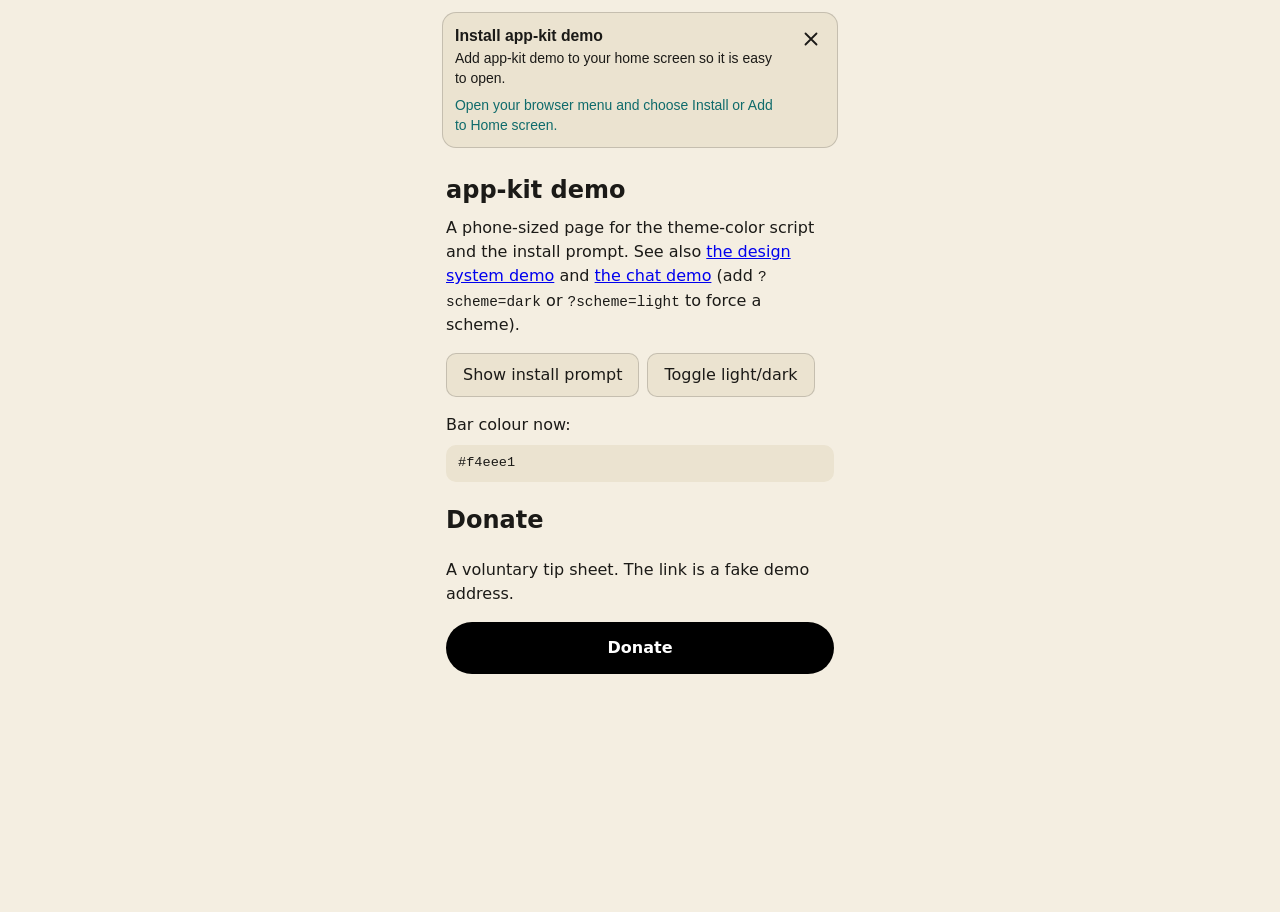
<file: demo/index.html>
<!DOCTYPE html>
<html lang="en" class="ak-status-strip">
<head>
<meta charset="utf-8">
<meta name="viewport" content="width=device-width, initial-scale=1, viewport-fit=cover">
<title>app-kit demo</title>
<meta name="color-scheme" content="light dark">
<!-- Same pattern as frontend/head.html. The colours match the page below. -->
<meta name="theme-color" content="#17140f" media="(prefers-color-scheme: dark) and (max-width: 719px)">
<meta name="theme-color" content="#f4eee1" media="(prefers-color-scheme: light) and (max-width: 719px)">
<meta name="theme-color" content="#17140f" media="(prefers-color-scheme: dark)">
<meta name="theme-color" content="#f4eee1" media="(prefers-color-scheme: light)">
<meta name="mobile-web-app-capable" content="yes">
<meta name="apple-mobile-web-app-capable" content="yes">
<meta name="apple-mobile-web-app-status-bar-style" content="black-translucent">
<link rel="stylesheet" href="../frontend/ak-tokens.css">
<link rel="stylesheet" href="../frontend/ak-components.css">
<link rel="stylesheet" href="../frontend/app-kit.css">
<link rel="stylesheet" href="../frontend/install-prompt.css">
<style>
  :root {
    --ak-bg: #f4eee1;
    --ak-surface: #ebe3d0;
    --ak-ink: #1b1a17;
    --ak-line: rgba(27, 26, 23, 0.18);
    --ak-accent: #0f6b6b;
    --ak-accent-ink: #ffffff;
  }
  @media (prefers-color-scheme: dark) {
    :root {
      --ak-bg: #17140f;
      --ak-surface: #26221b;
      --ak-ink: #f1ecdf;
      --ak-line: rgba(241, 236, 223, 0.22);
      --ak-accent: #4fb3b3;
      --ak-accent-ink: #0b1f1f;
    }
  }
  /* Manual toggle. It wins over the system setting. */
  :root[data-theme="light"] {
    --ak-bg: #f4eee1; --ak-surface: #ebe3d0; --ak-ink: #1b1a17;
    --ak-line: rgba(27, 26, 23, 0.18); --ak-accent: #0f6b6b; --ak-accent-ink: #ffffff;
    color-scheme: light;
  }
  :root[data-theme="dark"] {
    --ak-bg: #17140f; --ak-surface: #26221b; --ak-ink: #f1ecdf;
    --ak-line: rgba(241, 236, 223, 0.22); --ak-accent: #4fb3b3; --ak-accent-ink: #0b1f1f;
    color-scheme: dark;
  }

  html { background: var(--ak-bg); color: var(--ak-ink); }
  body {
    margin: 0 auto;
    max-width: 420px;
    min-height: 100vh;
    padding-top: var(--ak-safe-top);
    padding-bottom: var(--ak-safe-bottom);
    background: var(--ak-bg);
    color: var(--ak-ink);
    font: 16px/1.5 system-ui, -apple-system, "Segoe UI", Roboto, sans-serif;
  }
  main { padding: 16px; }
  h1 { margin: 8px 0; font-size: 1.5rem; }
  p { margin: 8px 0; }
  .row { display: flex; flex-wrap: wrap; gap: 8px; margin: 16px 0; }
  button.demo {
    min-height: 44px;
    padding: 0 16px;
    border: 1px solid var(--ak-line);
    border-radius: 10px;
    background: var(--ak-surface);
    color: var(--ak-ink);
    font: inherit;
    cursor: pointer;
  }
  code { font-size: 0.9em; }
  output { display: block; padding: 8px 12px; border-radius: 10px; background: var(--ak-surface); font-family: ui-monospace, monospace; font-size: 0.85rem; }
</style>
</head>
<body>
<main>
  <h1>app-kit demo</h1>
  <p>A phone-sized page for the theme-color script and the install prompt. See also <a href="design.html">the design system demo</a> and <a href="chat/index.html">the chat demo</a> (add <code>?scheme=dark</code> or <code>?scheme=light</code> to force a scheme).</p>
  <div class="row">
    <button class="demo" id="show" type="button">Show install prompt</button>
    <button class="demo" id="toggle" type="button">Toggle light/dark</button>
  </div>
  <p>Bar colour now:</p>
  <output id="bar">-</output>
  <h2>Donate</h2>
  <p>A voluntary tip sheet. The link is a fake demo address.</p>
  <div class="row" id="donate"></div>
</main>

<script src="../frontend/ak-dom.js"></script>
<script src="../frontend/ak-sheet.js"></script>
<script src="../frontend/ak-donate.js"></script>
<script src="../frontend/theme-color.js"></script>
<script src="../frontend/install-prompt.js"></script>
<script>
  AppKit.themeColor.start({ media: ['(max-width: 719px)'] });
  AppKit.installPrompt.init({
    appName: 'app-kit demo',
    dismiss: { days: 1 },
    storageKey: 'ak-demo-install-dismissed'
  });

  function showBar() {
    var meta = document.querySelector('meta[name="theme-color"]');
    document.getElementById('bar').textContent = meta ? meta.getAttribute('content') : 'none';
  }

  document.getElementById('show').addEventListener('click', function () {
    AppKit.installPrompt.show();
  });

  // The manual toggle changes the page colour, so the bar colour has to follow.
  document.getElementById('toggle').addEventListener('click', function () {
    var root = document.documentElement;
    var dark = root.getAttribute('data-theme') === 'dark' ||
      (!root.getAttribute('data-theme') && window.matchMedia('(prefers-color-scheme: dark)').matches);
    root.setAttribute('data-theme', dark ? 'light' : 'dark');
    AppKit.themeColor.start();
    showBar();
  });

  var donateButton = AppKit.donate.button({ url: 'https://paypal.me/appkitdemo' });
  donateButton.addEventListener('click', function () {
    AppKit.donate.show({ url: 'https://paypal.me/appkitdemo', appName: 'app-kit demo', amounts: [3, 5, 10] });
  });
  document.getElementById('donate').appendChild(donateButton);

  showBar();
</script>
</body>
</html>
</file>
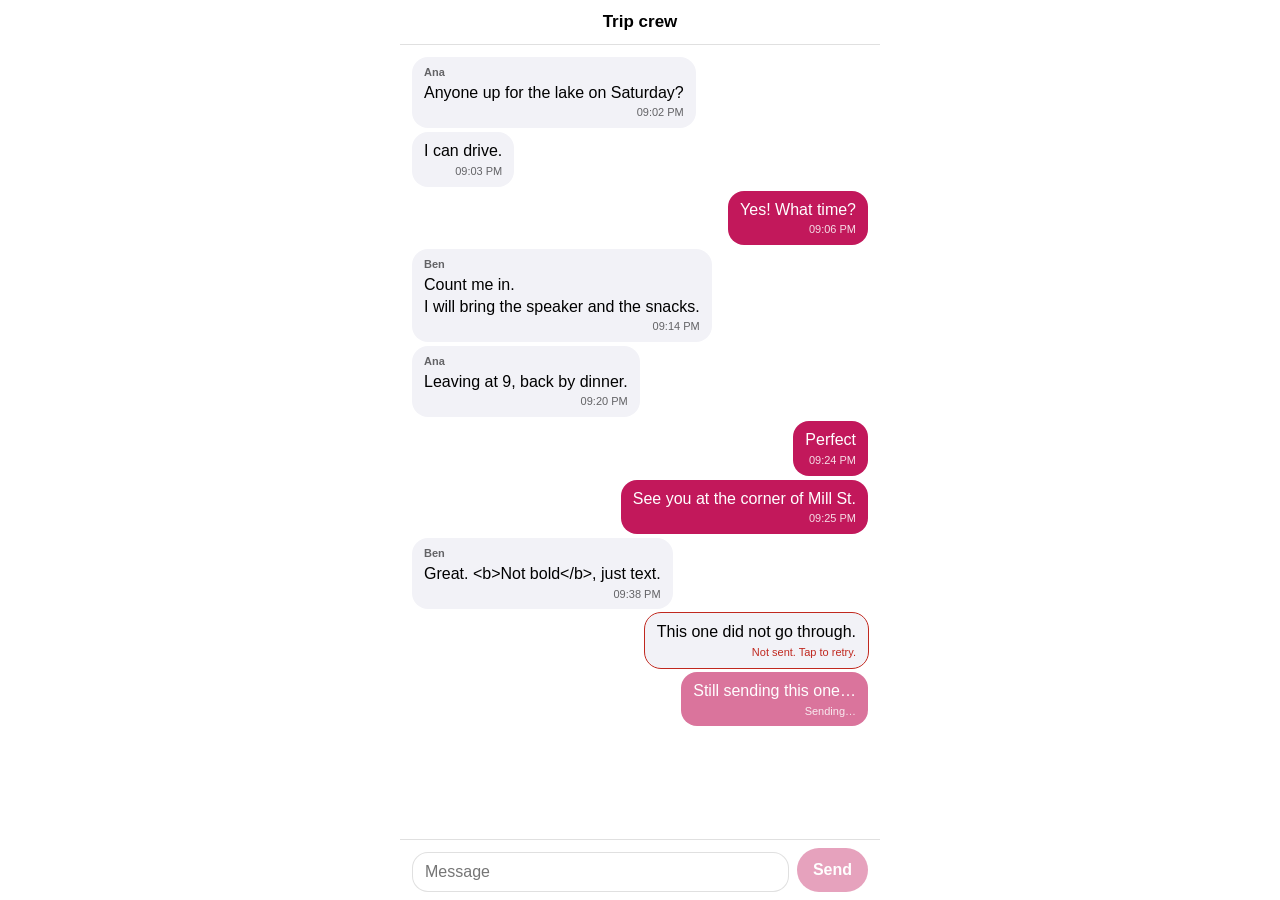
<file: demo/chat/index.html>
<!DOCTYPE html>
<html lang="en">
<head>
<meta charset="utf-8">
<meta name="viewport" content="width=device-width, initial-scale=1, viewport-fit=cover">
<title>app-kit chat demo</title>
<meta name="color-scheme" content="dark light">
<link rel="stylesheet" href="../../frontend/ak-tokens.css">
<link rel="stylesheet" href="../../frontend/ak-components.css">
<link rel="stylesheet" href="../../frontend/app-kit.css">
<link rel="stylesheet" href="../../frontend/ak-chat.css">
<style>
  html, body { height: 100%; margin: 0; }
  body {
    display: flex;
    flex-direction: column;
    height: 100dvh;
    max-width: var(--ak-phone);
    margin: 0 auto;
    background: var(--ak-bg);
    color: var(--ak-text);
    font-family: var(--ak-font);
  }
  .demo-bar {
    flex: none;
    padding: calc(var(--ak-s3) + var(--ak-safe-top)) var(--ak-s4) var(--ak-s3);
    border-bottom: 1px solid var(--ak-hairline);
    background: var(--ak-surface);
    font-size: var(--ak-fs-xl);
    font-weight: var(--ak-fw-bold);
    text-align: center;
  }
  #chat { flex: 1; min-height: 0; display: flex; flex-direction: column; }
</style>
<script>
  // ?scheme=dark or ?scheme=light forces a scheme (see the top of ak-tokens.css). Without it the phone decides.
  (function () {
    var m = /[?&]scheme=(dark|light)\b/.exec(location.search);
    if (m) { document.documentElement.setAttribute('data-ak-scheme', m[1]); }
  })();
</script>
</head>
<body>
<div class="demo-bar">Trip crew</div>
<div id="chat"></div>

<script src="../../frontend/ak-chat.js"></script>
<script>
  var ME = 'u-me';
  var NOW = Date.now();
  var MIN = 60000;
  function msg(id, userId, userName, body, minutesAgo) {
    return { id: id, userId: userId, userName: userName, body: body, createdAt: NOW - minutesAgo * MIN };
  }
  var messages = [
    msg('m1', 'u-ana', 'Ana', 'Anyone up for the lake on Saturday?', 42),
    msg('m2', 'u-ana', 'Ana', 'I can drive.', 41),
    msg('m3', ME, 'Me', 'Yes! What time?', 38),
    msg('m4', 'u-ben', 'Ben', 'Count me in.\nI will bring the speaker and the snacks.', 30),
    msg('m5', 'u-ana', 'Ana', 'Leaving at 9, back by dinner.', 24),
    msg('m6', ME, 'Me', 'Perfect', 20),
    msg('m7', ME, 'Me', 'See you at the corner of Mill St.', 19),
    msg('m8', 'u-ben', 'Ben', 'Great. <b>Not bold</b>, just text.', 6)
  ];

  var FAIL = 'This one did not go through.';
  var HANG = 'Still sending this one\u2026';
  var counter = 0;
  var chat = AppKit.chat.mount(document.getElementById('chat'), {
    meId: ME,
    poll: false,
    load: function () { return Promise.resolve({ messages: messages.slice() }); },
    send: function (text) {
      // The two seeded messages below show the failed and the pending state.
      if (text === HANG) { return new Promise(function () {}); }
      if (text === FAIL) { return Promise.reject(new Error('offline')); }
      return new Promise(function (resolve) {
        setTimeout(function () {
          counter += 1;
          var saved = { id: 'srv-' + counter, userId: ME, userName: 'Me', body: text, createdAt: Date.now() };
          messages.push(saved);
          resolve(saved);
        }, 500);
      });
    }
  });

  // Sends go out one at a time: the first fails, the second never finishes. Both states stay on screen.
  chat.refresh().then(function () {
    chat.send(FAIL);
    chat.send(HANG);
  });
</script>
</body>
</html>
</file>
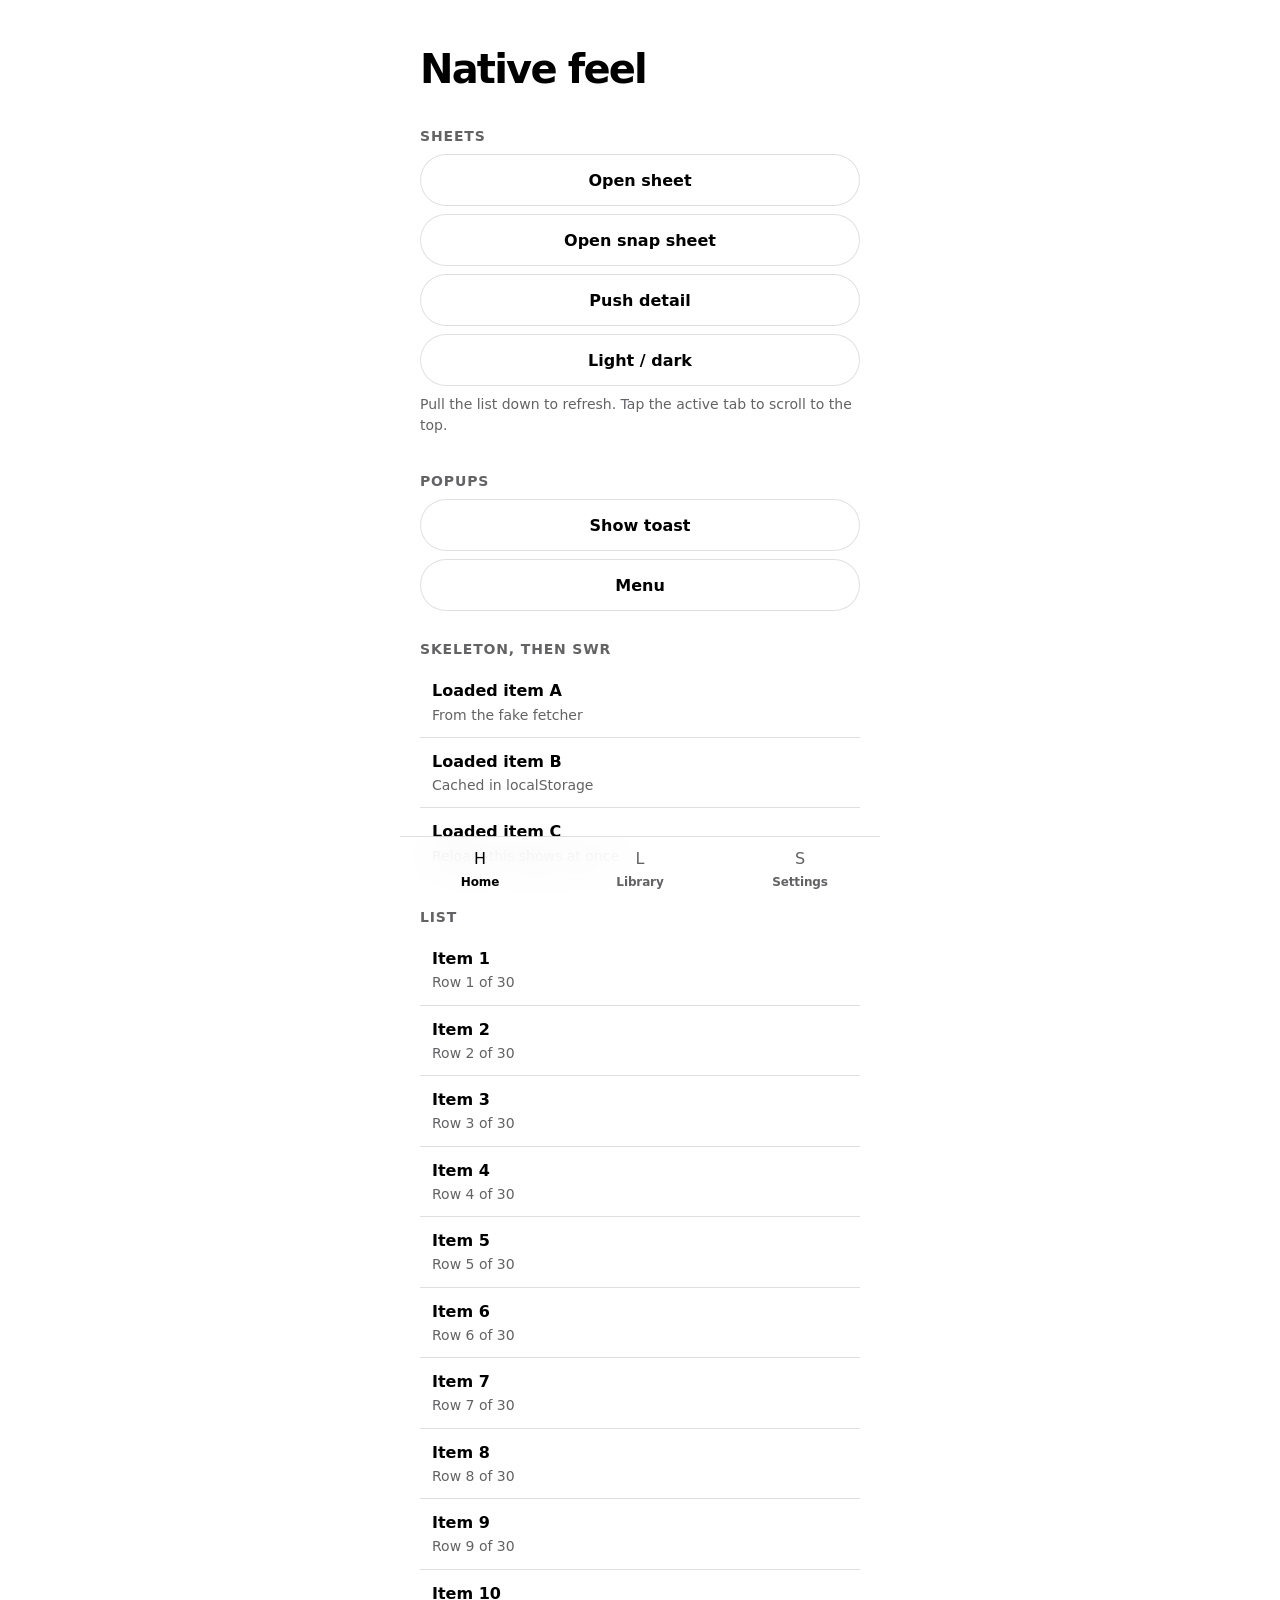
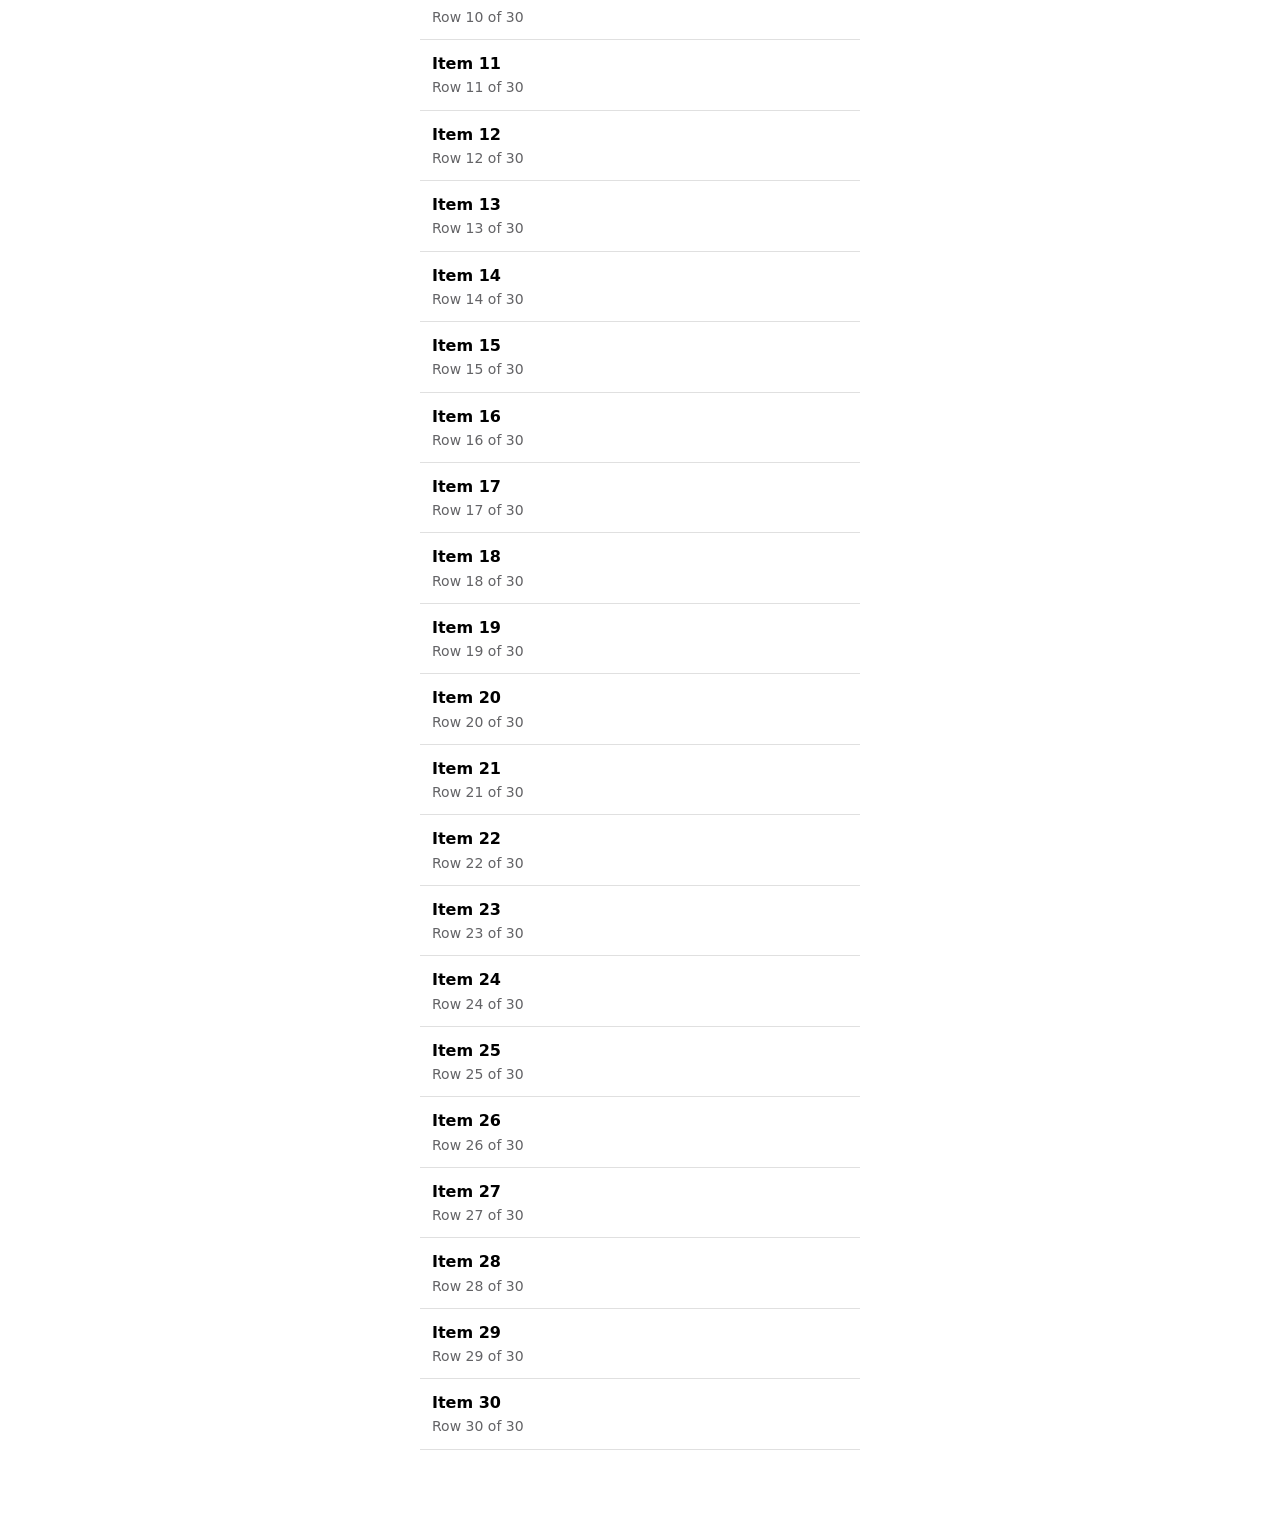
<file: demo/native/index.html>
<!DOCTYPE html>
<html lang="en" class="ak-native ak-system-font">
<head>
<meta charset="utf-8">
<meta name="viewport" content="width=device-width, initial-scale=1, viewport-fit=cover">
<title>app-kit native feel demo</title>
<meta name="color-scheme" content="dark light">
<link rel="stylesheet" href="../../frontend/ak-tokens.css">
<link rel="stylesheet" href="../../frontend/ak-components.css">
<link rel="stylesheet" href="../../frontend/app-kit.css">
<link rel="stylesheet" href="../../frontend/ak-native.css">
<link rel="stylesheet" href="../../frontend/ak-view-transitions.css">
<style>
  html, body { background: var(--ak-bg); }
  body { margin: 0; color: var(--ak-text); font: var(--ak-fs-lg)/1.45 var(--ak-font); }
  #app { box-sizing: border-box; width: min(var(--ak-phone), 100%); min-height: 100vh; margin: 0 auto; padding-bottom: calc(var(--ak-tab) + 24px); background: var(--ak-bg); }
  .demo-section { padding: var(--ak-s3) 20px 0; }
  .demo-section h2 { margin: var(--ak-s4) 0 var(--ak-s2); color: var(--ak-muted); font-size: var(--ak-fs-md); font-weight: 600; text-transform: uppercase; letter-spacing: 0.06em; }
  .demo-buttons { display: flex; flex-wrap: wrap; gap: var(--ak-s2); }
  .demo-note { margin: var(--ak-s2) 0; color: var(--ak-muted); font-size: var(--ak-fs-md); }
  .demo-skel-row { display: flex; align-items: center; gap: var(--ak-s3); padding: var(--ak-s3) 0; }
  .demo-skel-row .demo-skel-text { flex: 1; min-width: 0; }
  .demo-detail { box-sizing: border-box; width: min(var(--ak-phone), 100%); min-height: 100vh; margin: 0 auto; padding: var(--ak-safe-top) 0 24px; background: var(--ak-bg); }
  .demo-sheet-body p { margin: 0 0 var(--ak-s3); }
  [hidden] { display: none !important; }
</style>
</head>
<body>

<div id="app">
  <section class="ak-screen" id="screen-main">
    <header class="ak-navbar"><span class="ak-navbar-title" aria-hidden="true">Native feel</span></header>
    <h1 class="ak-large-title" id="large-title">Native feel</h1>
    <div id="tab-content"></div>
  </section>

  <section class="ak-screen demo-detail" id="screen-detail" hidden>
    <div class="ak-screen-head">
      <button class="ak-btn ak-btn-text" id="btn-back" type="button">Back</button>
    </div>
    <div class="demo-section">
      <h1 class="ak-screen-title">Detail</h1>
      <p class="demo-note">Pushed with AppKit.transition.go({ direction: 'push' }). Back pops it.</p>
      <p class="demo-note"><strong>Demo only:</strong> the edge swipe back is forced on here (force: true). In an installed app it is on by itself. In a browser tab it stays off, because the browser owns that gesture.</p>
    </div>
  </section>
</div>

<!-- Outside #app: a transform on #app (sheet scaleBackground) would move fixed children. -->
<div id="tabbar-host"></div>

<script src="../../frontend/ak-native.js"></script>
<script src="../../frontend/ak-dom.js"></script>
<script src="../../frontend/ak-sheet.js"></script>
<script src="../../frontend/ak-toast.js"></script>
<script src="../../frontend/ak-tabbar.js"></script>
<script src="../../frontend/ak-transition.js"></script>
<script src="../../frontend/ak-swr.js"></script>
<script src="demo.js"></script>
</body>
</html>
</file>
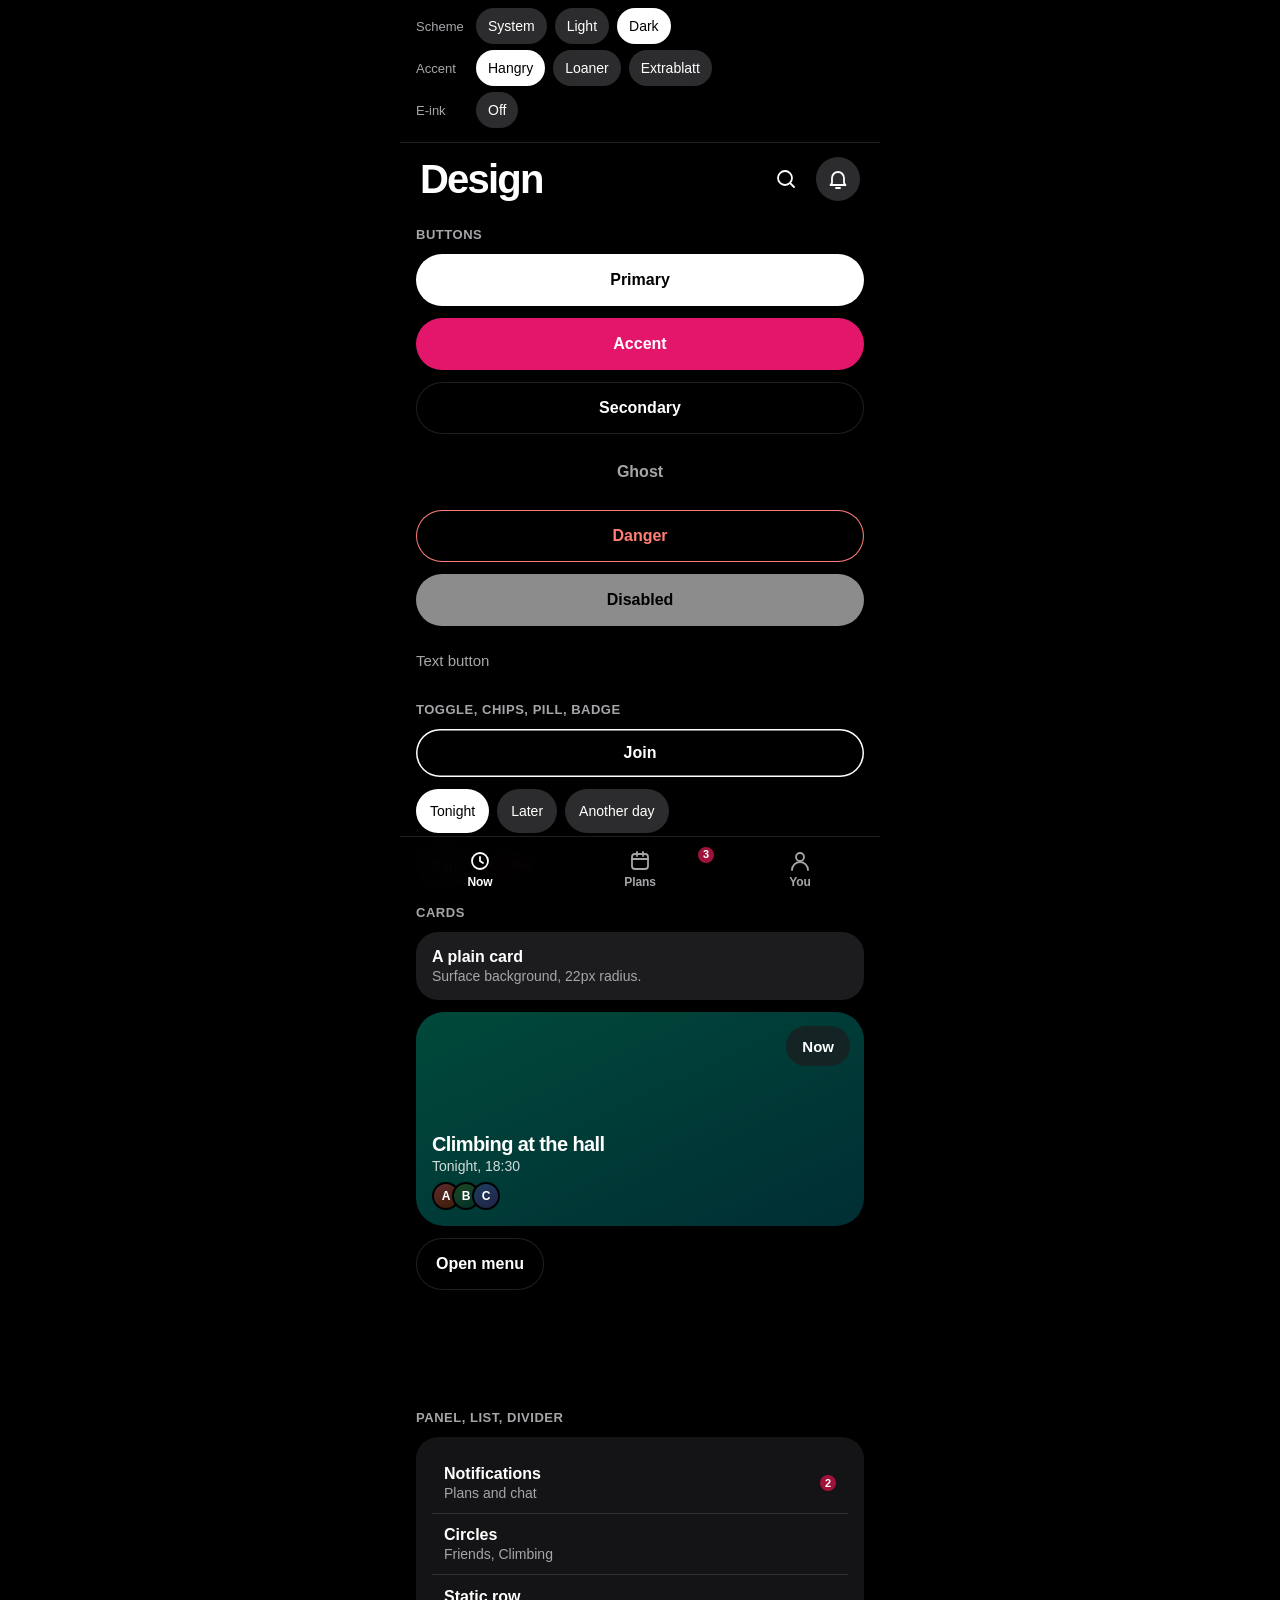
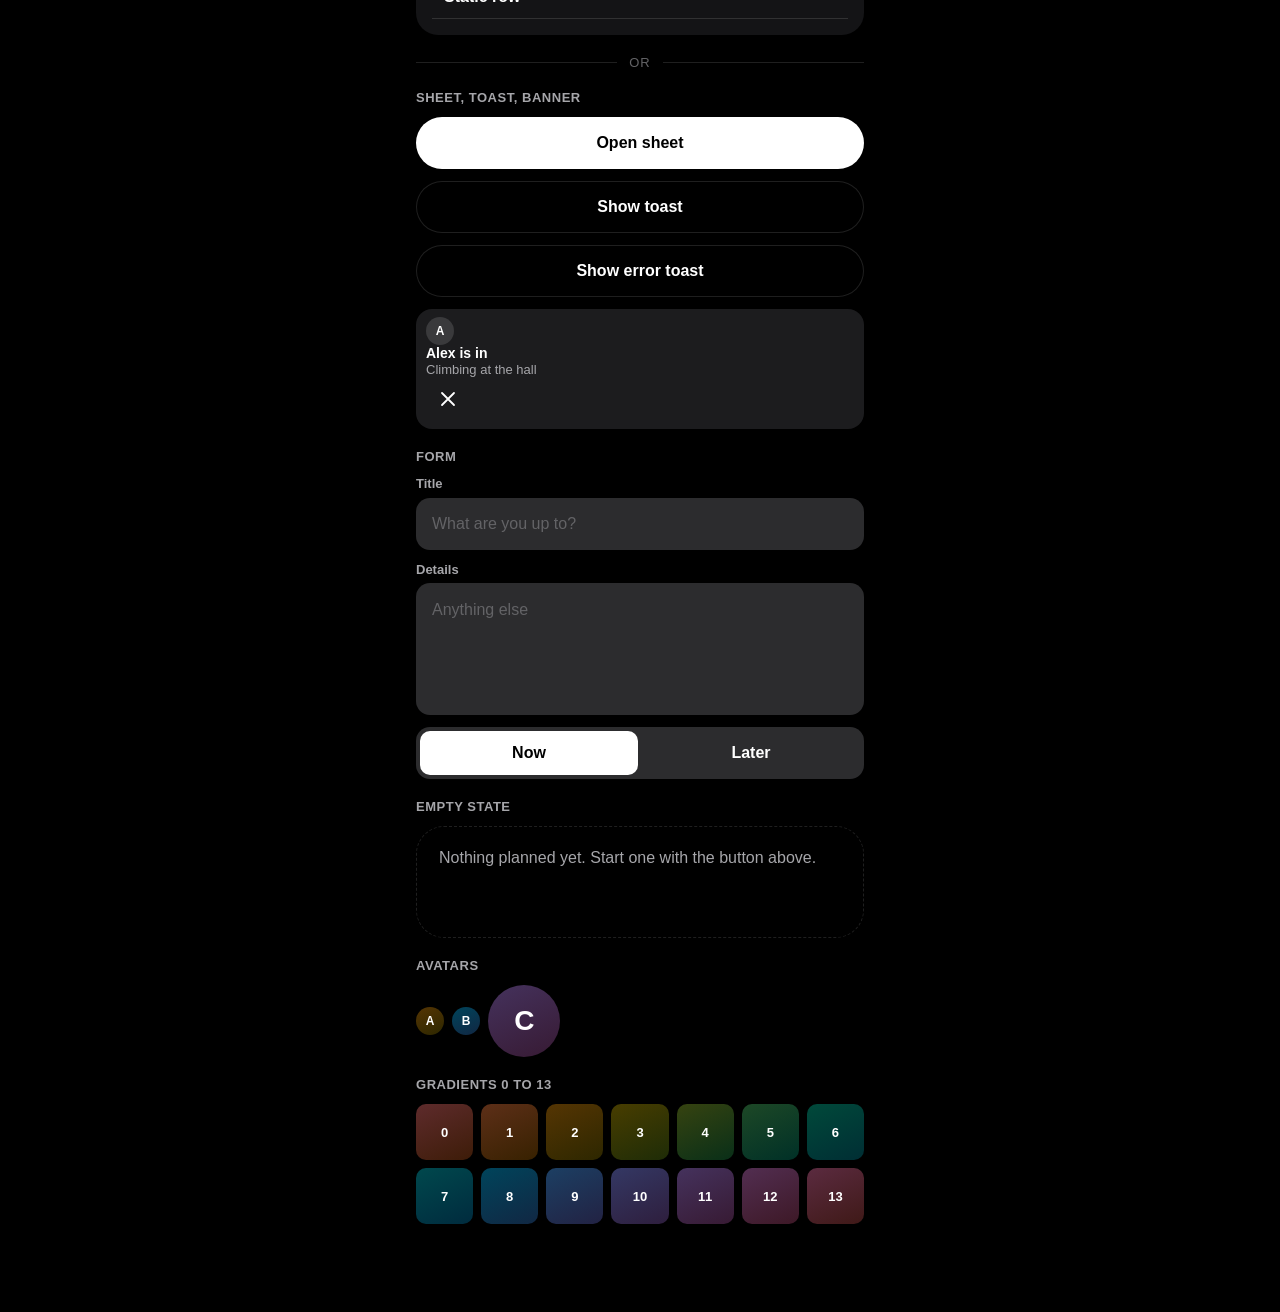
<file: demo/design.html>
<!DOCTYPE html>
<html lang="en" class="ak-base ak-status-strip" data-ak-scheme="dark">
<head>
<meta charset="utf-8">
<meta name="viewport" content="width=device-width, initial-scale=1, viewport-fit=cover">
<title>app-kit design system</title>
<meta name="color-scheme" content="light dark">
<link rel="stylesheet" href="../frontend/ak-tokens.css">
<link rel="stylesheet" href="../frontend/ak-base.css">
<link rel="stylesheet" href="../frontend/ak-components.css">
<link rel="stylesheet" href="../frontend/app-kit.css">
<style>
  /* Demo layout only. Everything else is the kit. */
  .demo-phone {
    width: min(var(--ak-phone), 100%);
    margin: 0 auto;
    padding: var(--ak-safe-top) 0 calc(var(--ak-tab) + 24px);
  }
  .demo-section { padding: 20px 16px 0; }
  .demo-h { margin: 0 0 12px; color: var(--ak-muted); font-size: var(--ak-fs-sm); font-weight: var(--ak-fw); letter-spacing: 0.04em; text-transform: uppercase; }
  .demo-stack { display: flex; flex-direction: column; gap: 12px; }
  .demo-wrap { display: flex; flex-wrap: wrap; align-items: center; gap: 8px; }
  .demo-controls { position: sticky; top: 0; z-index: 10; padding: 8px 16px; background: var(--ak-bg); border-bottom: 1px solid var(--ak-hairline); }
  .demo-controls .demo-wrap { margin-bottom: 6px; }
  .demo-label { color: var(--ak-muted); font-size: var(--ak-fs-sm); min-width: 52px; }
  .demo-controls .ak-chip { min-height: 36px; padding: 0 12px; }
  .demo-hero-text { margin: 0; font-size: 20px; font-weight: var(--ak-fw); letter-spacing: -0.03em; }
  .demo-hero-sub { margin: 2px 0 0; color: rgba(255, 255, 255, 0.82); font-size: var(--ak-fs-md); }
  .demo-menu-host { position: relative; display: inline-block; }
  .demo-menu-host .ak-card-menu { position: absolute; top: calc(100% + 4px); left: 0; z-index: 8; }
  .demo-grads { display: grid; grid-template-columns: repeat(7, 1fr); gap: 8px; }
  .demo-grad { height: 56px; border-radius: var(--ak-radius-sm); display: grid; place-items: center; font-size: var(--ak-fs-sm); font-weight: var(--ak-fw); }
  .demo-icon { display: block; width: 24px; height: 24px; }
  .demo-icon svg { display: block; width: 24px; height: 24px; fill: none; stroke: currentColor; stroke-width: 1.8; stroke-linecap: round; stroke-linejoin: round; }
  .demo-banner-host { display: block; }
  .demo-banner-copy { flex: 1; min-width: 0; }
  .demo-banner-copy strong { display: block; font-size: var(--ak-fs-md); font-weight: var(--ak-fw); }
  .demo-banner-copy span { display: block; color: var(--ak-muted); font-size: var(--ak-fs-sm); margin-top: 1px; }
  .demo-sheet-body p { margin: 0 0 12px; color: var(--ak-muted); font-size: var(--ak-fs-md); line-height: var(--ak-lh); }
  .demo-sheet-title { margin: 0; font-size: 28px; letter-spacing: -0.04em; }
</style>
</head>
<body>
<div class="demo-phone">

  <div class="demo-controls">
    <div class="demo-wrap" id="scheme-controls">
      <span class="demo-label">Scheme</span>
      <button type="button" class="ak-chip" data-scheme="system">System</button>
      <button type="button" class="ak-chip" data-scheme="light">Light</button>
      <button type="button" class="ak-chip ak-chip-on" data-scheme="dark">Dark</button>
    </div>
    <div class="demo-wrap" id="accent-controls">
      <span class="demo-label">Accent</span>
      <button type="button" class="ak-chip ak-chip-on" data-accent="hangry">Hangry</button>
      <button type="button" class="ak-chip" data-accent="loaner">Loaner</button>
      <button type="button" class="ak-chip" data-accent="extrablatt">Extrablatt</button>
    </div>
    <div class="demo-wrap">
      <span class="demo-label">E-ink</span>
      <button type="button" class="ak-chip" id="eink-toggle" aria-pressed="false">Off</button>
    </div>
  </div>

  <header class="ak-screen-head">
    <h1 class="ak-screen-title">Design</h1>
    <div class="demo-wrap">
      <button type="button" class="ak-icon-btn" aria-label="Search"><span class="demo-icon" data-icon="search"></span></button>
      <button type="button" class="ak-icon-btn ak-icon-btn-on" aria-label="Alerts"><span class="demo-icon" data-icon="bell"></span></button>
    </div>
  </header>

  <section class="demo-section">
    <h2 class="demo-h">Buttons</h2>
    <div class="demo-stack">
      <button type="button" class="ak-btn">Primary</button>
      <button type="button" class="ak-btn ak-btn-accent">Accent</button>
      <button type="button" class="ak-btn ak-btn-secondary">Secondary</button>
      <button type="button" class="ak-btn ak-btn-ghost">Ghost</button>
      <button type="button" class="ak-btn ak-btn-danger">Danger</button>
      <button type="button" class="ak-btn" disabled>Disabled</button>
      <div class="demo-wrap"><button type="button" class="ak-btn ak-btn-text">Text button</button></div>
    </div>
  </section>

  <section class="demo-section">
    <h2 class="demo-h">Toggle, chips, pill, badge</h2>
    <div class="demo-stack">
      <button type="button" class="ak-toggle" id="toggle-demo" aria-pressed="false">Join</button>
      <div class="demo-wrap">
        <button type="button" class="ak-chip ak-chip-on">Tonight</button>
        <button type="button" class="ak-chip">Later</button>
        <button type="button" class="ak-chip">Another day</button>
      </div>
      <div class="demo-wrap">
        <span class="ak-pill">3 in</span>
        <span class="ak-badge">3</span>
        <span class="ak-badge">99+</span>
      </div>
    </div>
  </section>

  <section class="demo-section">
    <h2 class="demo-h">Cards</h2>
    <div class="demo-stack">
      <div class="ak-card">
        <p class="ak-row-title">A plain card</p>
        <p class="ak-row-sub">Surface background, 22px radius.</p>
      </div>
      <div class="ak-card-hero ak-grad ak-grad-6">
        <span class="ak-pill" style="position:absolute;top:14px;right:14px;">Now</span>
        <p class="demo-hero-text">Climbing at the hall</p>
        <p class="demo-hero-sub">Tonight, 18:30</p>
        <div class="ak-avatar-wrap" style="margin-top:8px;">
          <span class="ak-avatar ak-grad-0">A</span><span class="ak-avatar ak-grad-5">B</span><span class="ak-avatar ak-grad-9">C</span>
        </div>
      </div>
      <div class="demo-menu-host">
        <button type="button" class="ak-btn ak-btn-secondary" id="menu-button" aria-expanded="false" style="width:auto;padding:0 20px;">Open menu</button>
        <div class="ak-card-menu" id="demo-menu" role="menu" hidden>
          <button type="button" class="ak-card-menu-item ak-card-menu-item-on" role="menuitem">Selected</button>
          <button type="button" class="ak-card-menu-item" role="menuitem">Edit</button>
          <button type="button" class="ak-card-menu-item ak-card-menu-item-muted" role="menuitem">Hide</button>
          <button type="button" class="ak-card-menu-item ak-card-menu-item-danger" role="menuitem">Delete</button>
        </div>
      </div>
    </div>
  </section>

  <section class="demo-section" style="padding-top:120px;">
    <h2 class="demo-h">Panel, list, divider</h2>
    <div class="ak-panel">
      <div class="ak-list">
        <button type="button" class="ak-row"><span class="ak-row-grow"><p class="ak-row-title">Notifications</p><p class="ak-row-sub">Plans and chat</p></span><span class="ak-badge">2</span></button>
        <button type="button" class="ak-row"><span class="ak-row-grow"><p class="ak-row-title">Circles</p><p class="ak-row-sub">Friends, Climbing</p></span></button>
        <div class="ak-row"><span class="ak-row-grow"><p class="ak-row-title">Static row</p></span></div>
      </div>
    </div>
    <div class="ak-or" style="margin-top:20px;">or</div>
  </section>

  <section class="demo-section">
    <h2 class="demo-h">Sheet, toast, banner</h2>
    <div class="demo-stack">
      <button type="button" class="ak-btn" id="open-sheet">Open sheet</button>
      <button type="button" class="ak-btn ak-btn-secondary" id="open-toast">Show toast</button>
      <button type="button" class="ak-btn ak-btn-secondary" id="open-error">Show error toast</button>
      <div class="ak-banner demo-banner-host">
        <span class="ak-avatar">A</span>
        <span class="demo-banner-copy"><strong>Alex is in</strong><span>Climbing at the hall</span></span>
        <button type="button" class="ak-icon-btn" aria-label="Dismiss"><span class="demo-icon" data-icon="close"></span></button>
      </div>
    </div>
  </section>

  <section class="demo-section">
    <h2 class="demo-h">Form</h2>
    <div class="demo-stack">
      <label class="ak-field"><span class="ak-label">Title</span><input class="ak-input" type="text" placeholder="What are you up to?"></label>
      <label class="ak-field"><span class="ak-label">Details</span><textarea class="ak-input" placeholder="Anything else"></textarea></label>
      <div class="ak-segment" id="segment-demo">
        <button type="button" class="ak-segment-btn ak-segment-btn-on" aria-pressed="true">Now</button>
        <button type="button" class="ak-segment-btn" aria-pressed="false">Later</button>
      </div>
    </div>
  </section>

  <section class="demo-section">
    <h2 class="demo-h">Empty state</h2>
    <div class="ak-empty">Nothing planned yet. Start one with the button above.</div>
  </section>

  <section class="demo-section">
    <h2 class="demo-h">Avatars</h2>
    <div class="demo-wrap">
      <span class="ak-avatar ak-grad-2">A</span>
      <span class="ak-avatar ak-grad-8">B</span>
      <span class="ak-avatar ak-avatar-lg ak-grad-11">C</span>
    </div>
  </section>

  <section class="demo-section">
    <h2 class="demo-h">Gradients 0 to 13</h2>
    <div class="demo-grads" id="grads"></div>
  </section>

</div>

<div id="tabbar-host"></div>

<script src="../frontend/ak-dom.js"></script>
<script src="../frontend/ak-sheet.js"></script>
<script src="../frontend/ak-toast.js"></script>
<script src="../frontend/ak-tabbar.js"></script>
<script src="../frontend/ak-nav.js"></script>
<script>
(function () {
  'use strict';
  var h = AppKit.h;
  var root = document.documentElement;

  // Icons are constant strings from this page, not user input.
  var ICONS = {
    search: '<svg viewBox="0 0 24 24" aria-hidden="true"><circle cx="11" cy="11" r="7"/><path d="M20 20l-3.5-3.5"/></svg>',
    bell: '<svg viewBox="0 0 24 24" aria-hidden="true"><path d="M6 16V11a6 6 0 0 1 12 0v5l1.5 2h-15z"/><path d="M10 21h4"/></svg>',
    close: '<svg viewBox="0 0 24 24" aria-hidden="true"><path d="M6 6l12 12M18 6L6 18"/></svg>',
    now: '<svg viewBox="0 0 24 24" aria-hidden="true"><circle cx="12" cy="12" r="8"/><path d="M12 8v4l3 2"/></svg>',
    plans: '<svg viewBox="0 0 24 24" aria-hidden="true"><rect x="4" y="5" width="16" height="15" rx="3"/><path d="M4 10h16M9 3v4M15 3v4"/></svg>',
    you: '<svg viewBox="0 0 24 24" aria-hidden="true"><circle cx="12" cy="8" r="4"/><path d="M4 21a8 8 0 0 1 16 0"/></svg>'
  };
  function icon(name) {
    var span = h('span', { class: 'demo-icon' });
    span.innerHTML = ICONS[name];
    return span;
  }
  Array.prototype.forEach.call(document.querySelectorAll('[data-icon]'), function (el) {
    el.innerHTML = ICONS[el.getAttribute('data-icon')];
  });

  // ---- Controls: scheme, accent, e-ink ----
  var ACCENTS = {
    hangry: null,
    loaner: {
      light: { accent: '#00857a', focus: '#00857a', strong: '#00857a', ink: '#ffffff' },
      dark: { accent: '#2bb3a3', focus: '#2bb3a3', strong: '#2bb3a3', ink: '#ffffff' }
    },
    extrablatt: {
      light: { accent: '#1b1a17', focus: '#1b1a17', strong: '#1b1a17', ink: '#ffffff' },
      dark: { accent: '#f1ecdf', focus: '#f1ecdf', strong: '#f1ecdf', ink: '#1b1a17' }
    }
  };
  var scheme = 'dark';
  var accent = 'hangry';
  var darkQuery = window.matchMedia ? window.matchMedia('(prefers-color-scheme: dark)') : null;

  function effectiveScheme() {
    if (scheme !== 'system') { return scheme; }
    return darkQuery && darkQuery.matches === false ? 'light' : 'dark';
  }

  function applyAccent() {
    var names = ['--ak-accent', '--ak-accent-2', '--ak-accent-strong', '--ak-accent-ink'];
    var set = ACCENTS[accent];
    // Under e-ink the kit forces black. Do not fight it.
    if (!set || root.classList.contains('eink')) {
      names.forEach(function (n) { root.style.removeProperty(n); });
      return;
    }
    var c = set[effectiveScheme()];
    root.style.setProperty('--ak-accent', c.accent);
    root.style.setProperty('--ak-accent-2', c.focus);
    root.style.setProperty('--ak-accent-strong', c.strong);
    root.style.setProperty('--ak-accent-ink', c.ink);
  }

  function mark(group, attr, value) {
    Array.prototype.forEach.call(document.querySelectorAll('#' + group + ' [' + attr + ']'), function (b) {
      b.classList.toggle('ak-chip-on', b.getAttribute(attr) === value);
    });
  }

  document.getElementById('scheme-controls').addEventListener('click', function (e) {
    var value = e.target.getAttribute && e.target.getAttribute('data-scheme');
    if (!value) { return; }
    scheme = value;
    if (value === 'system') { root.removeAttribute('data-ak-scheme'); } else { root.setAttribute('data-ak-scheme', value); }
    mark('scheme-controls', 'data-scheme', value);
    applyAccent();
  });
  if (darkQuery && darkQuery.addEventListener) {
    darkQuery.addEventListener('change', applyAccent);
  }

  document.getElementById('accent-controls').addEventListener('click', function (e) {
    var value = e.target.getAttribute && e.target.getAttribute('data-accent');
    if (!value) { return; }
    accent = value;
    mark('accent-controls', 'data-accent', value);
    applyAccent();
  });

  var einkButton = document.getElementById('eink-toggle');
  einkButton.addEventListener('click', function () {
    var on = root.classList.toggle('eink');
    einkButton.setAttribute('aria-pressed', on ? 'true' : 'false');
    einkButton.textContent = on ? 'On' : 'Off';
    einkButton.classList.toggle('ak-chip-on', on);
    applyAccent();
  });

  // ---- Toggle, segment, menu ----
  var toggle = document.getElementById('toggle-demo');
  toggle.addEventListener('click', function () {
    var on = toggle.getAttribute('aria-pressed') !== 'true';
    toggle.setAttribute('aria-pressed', on ? 'true' : 'false');
    toggle.classList.toggle('ak-toggle-on', on);
    toggle.textContent = on ? 'You are in' : 'Join';
  });

  var segButtons = document.querySelectorAll('#segment-demo .ak-segment-btn');
  Array.prototype.forEach.call(segButtons, function (b) {
    b.addEventListener('click', function () {
      Array.prototype.forEach.call(segButtons, function (o) {
        var on = o === b;
        o.setAttribute('aria-pressed', on ? 'true' : 'false');
        o.classList.toggle('ak-segment-btn-on', on);
      });
    });
  });

  var menu = document.getElementById('demo-menu');
  var menuButton = document.getElementById('menu-button');
  menuButton.addEventListener('click', function () {
    menu.hidden = !menu.hidden;
    menuButton.setAttribute('aria-expanded', menu.hidden ? 'false' : 'true');
  });
  Array.prototype.forEach.call(menu.querySelectorAll('.ak-card-menu-item'), function (item) {
    item.addEventListener('click', function () {
      menu.hidden = true;
      menuButton.setAttribute('aria-expanded', 'false');
      AppKit.toast(item.textContent + ' chosen');
    });
  });

  // ---- Gradients ----
  var grads = document.getElementById('grads');
  for (var i = 0; i < 14; i++) {
    grads.appendChild(h('div', { class: 'demo-grad ak-grad-' + i }, String(i)));
  }

  // ---- Toasts ----
  document.getElementById('open-toast').addEventListener('click', function () { AppKit.toast('Saved'); });
  document.getElementById('open-error').addEventListener('click', function () { AppKit.toast('Could not save', { kind: 'error' }); });

  // ---- Sheet, with Back closing it ----
  var openSheet = null;
  function syncBack() {
    AppKit.nav.syncOverlayHistory({
      depth: function () { return openSheet ? 1 : 0; },
      onPop: function () { if (openSheet) { openSheet.close(); } }
    });
  }
  document.getElementById('open-sheet').addEventListener('click', function () {
    var input = h('input', { class: 'ak-input', type: 'text', placeholder: 'Name' });
    var done = h('button', { type: 'button', class: 'ak-btn', onclick: function () { if (openSheet) { openSheet.close(); } } }, 'Done');
    var rows = [];
    for (var n = 1; n <= 12; n++) {
      rows.push(h('div', { class: 'ak-row' }, h('span', { class: 'ak-row-grow' }, h('p', { class: 'ak-row-title' }, 'Item ' + n))));
    }
    var node = h('div', { class: 'ak-sheet', role: 'dialog', 'aria-label': 'Demo sheet' },
      h('div', { class: 'ak-sheet-head' },
        h('div', { class: 'ak-grabber' }),
        h('h2', { class: 'demo-sheet-title' }, 'Sheet')),
      h('div', { class: 'ak-sheet-scroll demo-sheet-body' },
        h('p', null, 'Drag the head down, tap the scrim, press Escape or use Back.'),
        h('label', { class: 'ak-field' }, h('span', { class: 'ak-label' }, 'Name'), input),
        h('div', { class: 'ak-list' }, rows)),
      h('div', { class: 'ak-sheet-dock' }, done));
    openSheet = AppKit.sheet.show(node, {
      focus: input,
      onClose: function () { openSheet = null; syncBack(); }
    });
    syncBack();
  });

  // ---- Tab bar ----
  var bar = AppKit.tabbar({
    tabs: [
      { id: 'now', label: 'Now', icon: icon('now') },
      { id: 'plans', label: 'Plans', icon: icon('plans') },
      { id: 'you', label: 'You', icon: icon('you') }
    ],
    active: 'now',
    badge: { plans: 3 },
    onSelect: function (id) { bar.update({ active: id, badge: { plans: id === 'plans' ? 0 : 3 } }); }
  });
  document.getElementById('tabbar-host').appendChild(bar.el);

  applyAccent();
})();
</script>
</body>
</html>
</file>
<file: frontend/ak-tokens.css>
/*
 * app-kit design tokens (the Hangry look, shared by all apps).
 *
 * Dark is the default. A light phone gets the light colours through
 * prefers-color-scheme. A page can force a scheme with
 * <html data-ak-scheme="dark"> or <html data-ak-scheme="light">, and that
 * wins over the phone setting. Only colours change between schemes. Space,
 * type and radii are the same in both.
 *
 * ---------------------------------------------------------------------------
 * OVERRIDE POINT: ACCENT. Each app keeps its own accent colour.
 * ---------------------------------------------------------------------------
 * The defaults below are Hangry pink. An app sets its own accent by
 * reassigning these four variables in a style block AFTER this file:
 *
 *   --ak-accent          the main accent (links, accent buttons, active marks)
 *   --ak-accent-2        the focus ring and the focused input outline
 *   --ak-accent-strong   a deeper accent for pressed or filled states
 *   --ak-accent-ink      text on top of an accent fill
 *
 * Example (Loan some, teal):
 *
 *   :root {
 *     --ak-accent: #2bb3a3; --ak-accent-2: #2bb3a3; --ak-accent-strong: #2bb3a3;
 *   }
 *   @media (prefers-color-scheme: light) {
 *     :root { --ak-accent: #00857a; --ak-accent-2: #00857a; --ak-accent-strong: #00857a; }
 *   }
 *   // Only if the page forces a scheme with data-ak-scheme:
 *   html[data-ak-scheme="dark"]  { --ak-accent: #2bb3a3; --ak-accent-2: #2bb3a3; --ak-accent-strong: #2bb3a3; }
 *   html[data-ak-scheme="light"] { --ak-accent: #00857a; --ak-accent-2: #00857a; --ak-accent-strong: #00857a; }
 *
 * ---------------------------------------------------------------------------
 * OVERRIDE POINT: FONT. Each app may set its own font.
 * ---------------------------------------------------------------------------
 *   --ak-font           the UI font
 *   --ak-font-article   long text (Extrablatt may put a serif here)
 *
 *   :root { --ak-font: Inter, system-ui, sans-serif; }
 */

:root {
  /* Safe area. Same values as app-kit.css, so either file works alone. */
  --ak-safe-top: env(safe-area-inset-top, 0px);
  --ak-safe-right: env(safe-area-inset-right, 0px);
  --ak-safe-bottom: env(safe-area-inset-bottom, 0px);
  --ak-safe-left: env(safe-area-inset-left, 0px);

  /* Colour, dark (the default). */
  /*
   * Text colours (muted, danger, accent + accent-ink) reach WCAG AA (4.5:1)
   * on the page surfaces in both schemes. The error toast reuses --ak-danger
   * on --ak-surface-2, which passes too, so it needs no toast-only colour.
   * The dark accent is a little deeper than before so white ink on an accent
   * fill reaches 4.5:1 (it was 3.56:1 with #ff2d78).
   */
  --ak-bg: #000000;
  --ak-text: #ffffff;
  --ak-muted: #a6a6aa;
  --ak-faint: #636366;
  --ak-hairline: rgba(255, 255, 255, 0.12);
  --ak-surface: #1c1c1e;
  --ak-surface-2: #2c2c2e;
  --ak-surface-3: #3a3a3c;
  --ak-panel: #141416;
  --ak-danger: #ff7f77;
  --ak-warning: #ffd60a;
  --ak-success: #30d158;
  --ak-badge: #9f1239;
  --ak-scrim: rgba(0, 0, 0, 0.72);
  --ak-tabbar: rgba(0, 0, 0, 0.92);
  --ak-overlay: rgba(28, 28, 30, 0.72);
  --ak-glass: rgba(0, 0, 0, 0.72);
  --ak-btn-fill: #ffffff;
  --ak-btn-ink: #000000;
  --ak-accent: #e3166b;
  --ak-accent-2: #ff4d8d;
  --ak-accent-strong: #c40e52;
  --ak-accent-ink: #ffffff;
  color-scheme: dark;

  /* Plan gradients, dark. Dark enough that white type stays readable. */
  --ak-grad-0-1: #5e2b2c; --ak-grad-0-2: #3d1c08;
  --ak-grad-1-1: #5d2f18; --ak-grad-1-2: #372100;
  --ak-grad-2-1: #553503; --ak-grad-2-2: #2d2700;
  --ak-grad-3-1: #483d00; --ak-grad-3-2: #1e2c07;
  --ak-grad-4-1: #364310; --ak-grad-4-2: #092f18;
  --ak-grad-5-1: #1d4826; --ak-grad-5-2: #003027;
  --ak-grad-6-1: #00493a; --ak-grad-6-2: #002e34;
  --ak-grad-7-1: #00484d; --ak-grad-7-2: #002b3e;
  --ak-grad-8-1: #00445b; --ak-grad-8-2: #112743;
  --ak-grad-9-1: #1c3f63; --ak-grad-9-2: #222243;
  --ak-grad-10-1: #343864; --ak-grad-10-2: #2e1e3d;
  --ak-grad-11-1: #45325d; --ak-grad-11-2: #371a33;
  --ak-grad-12-1: #522e51; --ak-grad-12-2: #3d1826;
  --ak-grad-13-1: #5b2b40; --ak-grad-13-2: #3f1917;

  /* Names the v0.1.0 install prompt reads. */
  --ak-ink: var(--ak-text);
  --ak-line: var(--ak-hairline);

  /* Font. Override per app. */
  --ak-font: -apple-system, BlinkMacSystemFont, "Segoe UI", Roboto, Helvetica, Arial, sans-serif;
  --ak-font-article: var(--ak-font);

  /* Type */
  --ak-fs-xs: 11px;
  --ak-fs-sm: 13px;
  --ak-fs-md: 14px;
  --ak-fs-lg: 16px;
  --ak-fs-xl: 17px;
  --ak-fs-display: clamp(32px, 9vw, 40px);
  --ak-fw: 650;
  --ak-fw-bold: 700;
  --ak-lh: 1.35;

  /* Space */
  --ak-s1: 4px;
  --ak-s2: 8px;
  --ak-s3: 12px;
  --ak-s4: 16px;
  --ak-s5: 24px;
  --ak-s15: 15px;
  --ak-s25: 25px;
  --ak-s35: 35px;
  --ak-gutter: 16px;

  /* Radii */
  --ak-radius-sm: 10px;
  --ak-radius-md: 14px;
  --ak-radius-lg: 16px;
  --ak-radius-xl: 22px;
  --ak-radius-hero: 28px;
  --ak-radius-pill: 999px;

  /* Chrome */
  --ak-phone: 480px;
  --ak-tab: calc(64px + env(safe-area-inset-bottom, 0px));
  --ak-tap: 44px;
  --ak-tab-icon-size: 26px;
  --ak-sheet-margin: 12px;

  /*
   * Stacking order: tab bar < sheet layer < toast. Inside the sheet layer
   * the scrim sits under the sheet. A sheet layer is its own stacking
   * context, so the scrim and sheet numbers only count inside it. If an app
   * has its own fixed bars, keep them below --ak-z-sheet-layer.
   */
  --ak-z-tabbar: 20;
  --ak-z-sheet-layer: 40;
  --ak-z-scrim: 30;
  --ak-z-sheet: 31;
  --ak-z-toast: 60;

  /* Motion */
  --ak-ease-spring: cubic-bezier(0.3, 1.45, 0.6, 1);
  --ak-duration: 120ms;
  --ak-duration-press: 80ms;
  --ak-duration-sheet: 220ms;
  --ak-pop-duration: 140ms;
  --ak-pop-ease: cubic-bezier(0.2, 0.9, 0.3, 1);
}

/* Light phone. Colours only. */
@media (prefers-color-scheme: light) {
  :root {
    --ak-bg: #ffffff;
    --ak-text: #000000;
    --ak-muted: #636366;
    --ak-faint: #aeaeb2;
    --ak-hairline: rgba(0, 0, 0, 0.12);
    --ak-surface: #ffffff;
    --ak-surface-2: #f2f2f7;
    --ak-surface-3: #e5e5ea;
    --ak-panel: #f2f2f7;
    --ak-danger: #c0281f;
    --ak-warning: #ff9f0a;
    --ak-success: #34c759;
    --ak-badge: #9f1239;
    --ak-scrim: rgba(0, 0, 0, 0.45);
    --ak-tabbar: rgba(255, 255, 255, 0.92);
    --ak-overlay: rgba(255, 255, 255, 0.78);
    --ak-glass: rgba(255, 255, 255, 0.72);
    --ak-btn-fill: #000000;
    --ak-btn-ink: #ffffff;
    --ak-accent: #c2185b;
    --ak-accent-2: #c2185b;
    --ak-accent-strong: #c2185b;
    --ak-accent-ink: #ffffff;
    color-scheme: light;

    --ak-grad-0-1: #763638; --ak-grad-0-2: #53280c;
    --ak-grad-1-1: #743b1f; --ak-grad-1-2: #4b2f00;
    --ak-grad-2-1: #6b4300; --ak-grad-2-2: #3e3600;
    --ak-grad-3-1: #5b4c00; --ak-grad-3-2: #2b3c0b;
    --ak-grad-4-1: #445514; --ak-grad-4-2: #0d4022;
    --ak-grad-5-1: #245a30; --ak-grad-5-2: #004136;
    --ak-grad-6-1: #005c4a; --ak-grad-6-2: #004047;
    --ak-grad-7-1: #005b60; --ak-grad-7-2: #003b54;
    --ak-grad-8-1: #005672; --ak-grad-8-2: #19365b;
    --ak-grad-9-1: #234f7c; --ak-grad-9-2: #2f2f5b;
    --ak-grad-10-1: #41477d; --ak-grad-10-2: #402a53;
    --ak-grad-11-1: #574075; --ak-grad-11-2: #4b2546;
    --ak-grad-12-1: #673a65; --ak-grad-12-2: #532335;
    --ak-grad-13-1: #723650; --ak-grad-13-2: #562422;
  }
}

/*
 * Forced schemes. They come after the media block and are more specific
 * (html + attribute), so they win over the phone setting.
 */
html[data-ak-scheme="dark"] {
  --ak-bg: #000000;
  --ak-text: #ffffff;
  --ak-muted: #a6a6aa;
  --ak-faint: #636366;
  --ak-hairline: rgba(255, 255, 255, 0.12);
  --ak-surface: #1c1c1e;
  --ak-surface-2: #2c2c2e;
  --ak-surface-3: #3a3a3c;
  --ak-panel: #141416;
  --ak-danger: #ff7f77;
  --ak-warning: #ffd60a;
  --ak-success: #30d158;
  --ak-badge: #9f1239;
  --ak-scrim: rgba(0, 0, 0, 0.72);
  --ak-tabbar: rgba(0, 0, 0, 0.92);
  --ak-overlay: rgba(28, 28, 30, 0.72);
  --ak-glass: rgba(0, 0, 0, 0.72);
  --ak-btn-fill: #ffffff;
  --ak-btn-ink: #000000;
  --ak-accent: #e3166b;
  --ak-accent-2: #ff4d8d;
  --ak-accent-strong: #c40e52;
  --ak-accent-ink: #ffffff;
  color-scheme: dark;

  --ak-grad-0-1: #5e2b2c; --ak-grad-0-2: #3d1c08;
  --ak-grad-1-1: #5d2f18; --ak-grad-1-2: #372100;
  --ak-grad-2-1: #553503; --ak-grad-2-2: #2d2700;
  --ak-grad-3-1: #483d00; --ak-grad-3-2: #1e2c07;
  --ak-grad-4-1: #364310; --ak-grad-4-2: #092f18;
  --ak-grad-5-1: #1d4826; --ak-grad-5-2: #003027;
  --ak-grad-6-1: #00493a; --ak-grad-6-2: #002e34;
  --ak-grad-7-1: #00484d; --ak-grad-7-2: #002b3e;
  --ak-grad-8-1: #00445b; --ak-grad-8-2: #112743;
  --ak-grad-9-1: #1c3f63; --ak-grad-9-2: #222243;
  --ak-grad-10-1: #343864; --ak-grad-10-2: #2e1e3d;
  --ak-grad-11-1: #45325d; --ak-grad-11-2: #371a33;
  --ak-grad-12-1: #522e51; --ak-grad-12-2: #3d1826;
  --ak-grad-13-1: #5b2b40; --ak-grad-13-2: #3f1917;
}

html[data-ak-scheme="light"] {
  --ak-bg: #ffffff;
  --ak-text: #000000;
  --ak-muted: #636366;
  --ak-faint: #aeaeb2;
  --ak-hairline: rgba(0, 0, 0, 0.12);
  --ak-surface: #ffffff;
  --ak-surface-2: #f2f2f7;
  --ak-surface-3: #e5e5ea;
  --ak-panel: #f2f2f7;
  --ak-danger: #c0281f;
  --ak-warning: #ff9f0a;
  --ak-success: #34c759;
  --ak-badge: #9f1239;
  --ak-scrim: rgba(0, 0, 0, 0.45);
  --ak-tabbar: rgba(255, 255, 255, 0.92);
  --ak-overlay: rgba(255, 255, 255, 0.78);
  --ak-glass: rgba(255, 255, 255, 0.72);
  --ak-btn-fill: #000000;
  --ak-btn-ink: #ffffff;
  --ak-accent: #c2185b;
  --ak-accent-2: #c2185b;
  --ak-accent-strong: #c2185b;
  --ak-accent-ink: #ffffff;
  color-scheme: light;

  --ak-grad-0-1: #763638; --ak-grad-0-2: #53280c;
  --ak-grad-1-1: #743b1f; --ak-grad-1-2: #4b2f00;
  --ak-grad-2-1: #6b4300; --ak-grad-2-2: #3e3600;
  --ak-grad-3-1: #5b4c00; --ak-grad-3-2: #2b3c0b;
  --ak-grad-4-1: #445514; --ak-grad-4-2: #0d4022;
  --ak-grad-5-1: #245a30; --ak-grad-5-2: #004136;
  --ak-grad-6-1: #005c4a; --ak-grad-6-2: #004047;
  --ak-grad-7-1: #005b60; --ak-grad-7-2: #003b54;
  --ak-grad-8-1: #005672; --ak-grad-8-2: #19365b;
  --ak-grad-9-1: #234f7c; --ak-grad-9-2: #2f2f5b;
  --ak-grad-10-1: #41477d; --ak-grad-10-2: #402a53;
  --ak-grad-11-1: #574075; --ak-grad-11-2: #4b2546;
  --ak-grad-12-1: #673a65; --ak-grad-12-2: #532335;
  --ak-grad-13-1: #723650; --ak-grad-13-2: #562422;
}
</file>
<file: frontend/ak-components.css>
/*
 * app-kit components (the Hangry look, tokenized).
 *
 * Needs ak-tokens.css. Every class starts with "ak-". Nothing here styles a
 * bare element, so including this file never changes existing markup.
 * The only element-rooted rules are html.ak-sheet-open and the html.eink layer.
 */

/* ---------- Buttons ---------- */

.ak-btn {
  appearance: none;
  box-sizing: border-box;
  display: inline-flex;
  align-items: center;
  justify-content: center;
  width: 100%;
  min-height: 52px;
  padding: 0 18px;
  border: 0;
  border-radius: var(--ak-radius-pill);
  background: var(--ak-btn-fill);
  color: var(--ak-btn-ink);
  font: inherit;
  font-size: var(--ak-fs-lg);
  font-weight: var(--ak-fw);
  text-decoration: none;
  cursor: pointer;
}
.ak-btn:disabled { opacity: 0.55; cursor: default; }
.ak-btn-secondary {
  background: transparent;
  color: var(--ak-text);
  box-shadow: inset 0 0 0 1px var(--ak-hairline);
}
.ak-btn-ghost { background: transparent; color: var(--ak-muted); }
.ak-btn-danger {
  background: transparent;
  color: var(--ak-danger);
  box-shadow: inset 0 0 0 1px var(--ak-danger);
}
.ak-btn-text {
  width: auto;
  min-height: var(--ak-tap);
  padding: 8px 0;
  background: transparent;
  color: var(--ak-muted);
  font-size: 15px;
  font-weight: 400;
}
.ak-btn-accent { background: var(--ak-accent); color: var(--ak-accent-ink); }

.ak-icon-btn {
  appearance: none;
  display: grid;
  place-items: center;
  position: relative;
  width: var(--ak-tap);
  height: var(--ak-tap);
  padding: 0;
  border: 0;
  background: transparent;
  color: var(--ak-text);
  font: inherit;
  cursor: pointer;
}
.ak-icon-btn-on { background: var(--ak-surface-2); border-radius: var(--ak-radius-pill); }

.ak-toggle {
  appearance: none;
  display: inline-flex;
  align-items: center;
  justify-content: center;
  box-sizing: border-box;
  width: 100%;
  min-height: 48px;
  padding: 0 18px;
  border: 0;
  border-radius: var(--ak-radius-pill);
  background: transparent;
  color: var(--ak-text);
  box-shadow: inset 0 0 0 1.5px var(--ak-text);
  font: inherit;
  font-size: var(--ak-fs-lg);
  font-weight: var(--ak-fw);
  cursor: pointer;
}
.ak-toggle-on {
  background: var(--ak-btn-fill);
  color: var(--ak-btn-ink);
  box-shadow: none;
}

.ak-chip {
  appearance: none;
  display: inline-flex;
  align-items: center;
  justify-content: center;
  box-sizing: border-box;
  min-height: var(--ak-tap);
  padding: 0 14px;
  border: 0;
  border-radius: var(--ak-radius-pill);
  background: var(--ak-surface-2);
  color: var(--ak-text);
  font: inherit;
  font-size: var(--ak-fs-md);
  text-decoration: none;
  cursor: pointer;
}
.ak-chip-on { background: var(--ak-btn-fill); color: var(--ak-btn-ink); }

.ak-pill {
  display: inline-flex;
  align-items: center;
  box-sizing: border-box;
  min-height: 40px;
  padding: 8px 16px;
  border: 0;
  border-radius: var(--ak-radius-pill);
  background: var(--ak-overlay);
  color: var(--ak-text);
  -webkit-backdrop-filter: blur(18px);
  backdrop-filter: blur(18px);
  font: inherit;
  font-size: 15px;
  font-weight: 600;
}

.ak-badge {
  display: inline-grid;
  place-items: center;
  box-sizing: border-box;
  min-width: 16px;
  height: 16px;
  padding: 0 4px;
  border-radius: 99px;
  background: var(--ak-badge);
  color: #ffffff;
  font-size: var(--ak-fs-xs);
  font-weight: var(--ak-fw-bold);
  line-height: 1;
}

/* ---------- Cards, panels, lists ---------- */

.ak-card {
  box-sizing: border-box;
  border-radius: var(--ak-radius-xl);
  background: var(--ak-surface);
  color: var(--ak-text);
  padding: var(--ak-s4);
}

.ak-card-hero {
  position: relative;
  box-sizing: border-box;
  height: 214px;
  border-radius: var(--ak-radius-hero);
  overflow: hidden;
  isolation: isolate;
  background: var(--ak-surface);
  color: #ffffff;
  padding: var(--ak-s4);
  display: flex;
  flex-direction: column;
  justify-content: flex-end;
}

.ak-card-menu {
  display: flex;
  flex-direction: column;
  box-sizing: border-box;
  min-width: min(220px, calc(100vw - 48px));
  padding: 6px;
  border-radius: var(--ak-radius-md);
  background: var(--ak-surface);
  color: var(--ak-text);
  box-shadow: 0 12px 40px rgba(0, 0, 0, 0.35);
}
.ak-card-menu[hidden] { display: none; }
.ak-card-menu-item {
  appearance: none;
  box-sizing: border-box;
  display: flex;
  align-items: center;
  justify-content: space-between;
  gap: 8px;
  width: 100%;
  min-height: var(--ak-tap);
  padding: 12px;
  border: 0;
  border-radius: var(--ak-radius-sm);
  background: transparent;
  color: inherit;
  font: inherit;
  font-size: var(--ak-fs-lg);
  text-align: left;
  cursor: pointer;
}
.ak-card-menu-item-on { background: var(--ak-hairline); }
.ak-card-menu-item-danger { color: var(--ak-danger); }
.ak-card-menu-item-muted { color: var(--ak-muted); }

.ak-panel {
  box-sizing: border-box;
  padding: var(--ak-s4);
  border-radius: var(--ak-radius-xl);
  background: var(--ak-panel);
  color: var(--ak-text);
}

.ak-list { display: flex; flex-direction: column; }
.ak-row {
  appearance: none;
  box-sizing: border-box;
  display: flex;
  align-items: center;
  gap: var(--ak-s3);
  min-height: var(--ak-tap);
  padding: var(--ak-s3);
  border: 0;
  border-bottom: 1px solid var(--ak-hairline);
  background: transparent;
  color: inherit;
  font: inherit;
  text-align: left;
}
.ak-row-grow { flex: 1; min-width: 0; }
.ak-row-title { margin: 0; font-size: var(--ak-fs-lg); font-weight: 600; }
.ak-row-sub { margin: 2px 0 0; color: var(--ak-muted); font-size: var(--ak-fs-md); }

.ak-or {
  display: flex;
  align-items: center;
  gap: var(--ak-s3);
  color: var(--ak-faint);
  font-size: var(--ak-fs-sm);
  letter-spacing: 0.08em;
  text-transform: uppercase;
}
.ak-or::before,
.ak-or::after {
  content: "";
  flex: 1;
  height: 1px;
  background: var(--ak-hairline);
}

/* ---------- Sheet ---------- */

html.ak-sheet-open,
html.ak-sheet-open body {
  overflow: hidden;
  overscroll-behavior: none;
}

.ak-scrim {
  position: fixed;
  top: 0;
  left: 0;
  width: 100%;
  height: 100%;
  padding: 0;
  border: 0;
  background: var(--ak-scrim);
  z-index: var(--ak-z-scrim, 30);
}

.ak-sheet {
  position: fixed;
  left: 0;
  right: 0;
  bottom: 0;
  box-sizing: border-box;
  width: min(var(--ak-phone), 100%);
  max-height: calc(100vh - var(--ak-sheet-margin) - var(--ak-safe-top));
  max-height: calc(100dvh - var(--ak-sheet-margin) - var(--ak-safe-top));
  margin: 0 auto;
  padding: 8px 20px calc(20px + var(--ak-safe-bottom));
  overflow-x: hidden;
  overflow-y: auto;
  overscroll-behavior: contain;
  border-radius: 22px 22px 0 0;
  background: var(--ak-surface);
  color: var(--ak-text);
  z-index: var(--ak-z-sheet, 31);
}
.ak-sheet:has(> .ak-sheet-scroll) {
  display: flex;
  flex-direction: column;
  overflow: hidden;
}

.ak-grabber {
  width: 36px;
  height: 5px;
  margin: 6px auto 14px;
  border-radius: 99px;
  background: var(--ak-surface-3);
  touch-action: none;
}
.ak-sheet-head {
  position: relative;
  z-index: 3;
  flex-shrink: 0;
  background: var(--ak-surface);
  touch-action: none;
}
.ak-sheet-scroll {
  flex: 1 1 auto;
  min-height: 0;
  overflow-x: hidden;
  overflow-y: auto;
  overscroll-behavior: contain;
  padding: 16px 6px 12px;
}
.ak-sheet-dock {
  position: sticky;
  bottom: 0;
  flex-shrink: 0;
  z-index: 2;
  padding-top: 16px;
  background: var(--ak-surface);
}

/*
 * AppKit.sheet adds these. The layer has its own z-index, so the whole sheet
 * (scrim and sheet inside it) paints above the tab bar. Without it, the 30
 * and 31 below only count inside the layer and the tab bar eats the taps.
 */
.ak-sheet-layer {
  position: fixed;
  top: 0;
  left: 0;
  width: 0;
  height: 0;
  z-index: var(--ak-z-sheet-layer, 40);
}
.ak-sheet-layer .ak-sheet { animation: ak-sheet-in var(--ak-duration-sheet) ease-out; }
.ak-sheet-layer .ak-scrim { animation: ak-fade-in var(--ak-duration-sheet) ease-out; }
.ak-sheet-layer.ak-closing .ak-sheet {
  transform: translateY(100%);
  transition: transform var(--ak-duration-sheet) ease-in;
}
.ak-sheet-layer.ak-closing .ak-scrim {
  opacity: 0;
  transition: opacity var(--ak-duration-sheet) ease-in;
}
.ak-sheet.ak-dragging { transition: none; }
@keyframes ak-sheet-in { from { transform: translateY(100%); } to { transform: translateY(0); } }
@keyframes ak-fade-in { from { opacity: 0; } to { opacity: 1; } }

/*
 * AppKit.sheet with opts.snaps. The sheet is as tall as its highest snap
 * (--ak-sheet-max, a fraction of the viewport) and is moved with a transform
 * (--ak-sheet-y), so a drag or a snap change never touches layout. While the
 * finger is down (.ak-dragging) the transition is off.
 */
.ak-sheet.ak-sheet-snaps {
  height: min(calc(var(--ak-sheet-max, 1) * 100vh), calc(100vh - var(--ak-sheet-margin) - var(--ak-safe-top)));
  height: min(calc(var(--ak-sheet-max, 1) * 100dvh), calc(100dvh - var(--ak-sheet-margin) - var(--ak-safe-top)));
  transform: translateY(var(--ak-sheet-y, 0px));
  transition: transform var(--ak-duration-sheet) ease-out;
}
.ak-sheet-layer .ak-sheet.ak-sheet-snaps.ak-dragging { transition: none; }
.ak-sheet-layer .ak-sheet.ak-sheet-snaps { animation-name: ak-sheet-in-snap; }
@keyframes ak-sheet-in-snap { from { transform: translateY(100%); } to { transform: translateY(var(--ak-sheet-y, 0px)); } }

/*
 * AppKit.sheet with opts.scaleBackground. The app root scales down behind the
 * sheet, iOS style. The sheet adds .ak-sheet-behind to that element while the
 * sheet is open (and until it has slid out) and .ak-sheet-scaled to <html>
 * while it is open. No background is set on html or body here, theme-color.js
 * reads the page background. Reduced motion: no scale at all.
 */
.ak-sheet-behind {
  transform-origin: 50% 0;
  transition: transform 300ms cubic-bezier(0.2, 0.8, 0.2, 1), border-radius 300ms ease-out;
}
@media (prefers-reduced-motion: no-preference) {
  :root.ak-sheet-scaled .ak-sheet-behind {
    transform: scale(0.94);
    border-radius: 14px;
    overflow: hidden;
  }
}
@media (prefers-reduced-motion: reduce) {
  .ak-sheet-behind { transition: none; }
}

/* AppKit.donate: the chip row wraps, the note has a bottom gap. */
.ak-donate-amounts { display: flex; flex-wrap: wrap; gap: 8px; margin: 12px 0; }
.ak-donate-note { margin: 0 0 12px; }

/* ---------- Tab bar and screen head ---------- */

.ak-tabbar {
  position: fixed;
  left: 0;
  right: 0;
  bottom: 0;
  box-sizing: border-box;
  display: flex;
  justify-content: space-around;
  align-items: center;
  width: min(var(--ak-phone), 100%);
  height: var(--ak-tab);
  margin: 0 auto;
  padding-bottom: var(--ak-safe-bottom);
  background: var(--ak-tabbar);
  -webkit-backdrop-filter: blur(20px);
  backdrop-filter: blur(20px);
  border-top: 0.5px solid var(--ak-hairline);
  z-index: var(--ak-z-tabbar, 20);
}
.ak-tab {
  appearance: none;
  position: relative;
  flex: 1;
  min-width: 0;
  height: 52px;
  display: flex;
  flex-direction: column;
  align-items: center;
  justify-content: center;
  gap: 2px;
  padding: 0;
  border: 0;
  background: transparent;
  color: var(--ak-muted);
  font: inherit;
  cursor: pointer;
}
.ak-tab[aria-current="page"] { color: var(--ak-text); }
.ak-tab-label { font-size: 12px; font-weight: var(--ak-fw); letter-spacing: -0.01em; }
.ak-tab .ak-badge { position: absolute; top: 4px; right: 6px; }

/*
 * Tab icon. AppKit.tabbar puts .ak-tab-icon on every icon (a string icon is
 * wrapped in a span). The size is --ak-tab-icon-size. Pressing a tab dips the
 * icon, not the button, so the tap target stays put. This works without
 * html.ak-native. ak-native.css only keeps the button from dimming.
 */
.ak-tab-icon {
  display: inline-flex;
  align-items: center;
  justify-content: center;
  flex: none;
  width: var(--ak-tab-icon-size);
  height: var(--ak-tab-icon-size);
  line-height: 1;
}
.ak-tabbar .ak-tab .ak-tab-icon {
  transition: transform var(--ak-duration) var(--ak-ease-spring);
}
.ak-tabbar .ak-tab:active .ak-tab-icon {
  transform: scale(0.9);
  transition-duration: var(--ak-duration-press);
  transition-timing-function: ease-out;
}

/*
 * Landing on a tab. AppKit.tabbar adds .ak-tab-in to the tab that was just
 * selected and removes it when the animation ends. .ak-page-in is for the page
 * the app shows: opacity only, no transform, so nothing measured moves.
 */
@keyframes ak-tab-in { from { color: var(--ak-muted); } to { color: var(--ak-text); } }
@keyframes ak-tab-icon-in { from { transform: scale(0.86); } to { transform: scale(1); } }
@keyframes ak-page-in { from { opacity: 0; } to { opacity: 1; } }
@media (prefers-reduced-motion: no-preference) {
  .ak-tab.ak-tab-in { animation: ak-tab-in 180ms ease-out; }
  .ak-tab.ak-tab-in .ak-tab-icon { animation: ak-tab-icon-in 220ms var(--ak-ease-spring); }
  .ak-page-in { animation: ak-page-in 160ms ease-out; }
}
@media (prefers-reduced-motion: reduce) {
  .ak-tabbar .ak-tab .ak-tab-icon { transition: none; }
  .ak-tabbar .ak-tab:active .ak-tab-icon { transform: none; }
  .ak-tab.ak-tab-in,
  .ak-tab.ak-tab-in .ak-tab-icon,
  .ak-page-in { animation: none; }
}

.ak-screen-head {
  display: flex;
  align-items: center;
  justify-content: space-between;
  gap: var(--ak-s3);
  padding: 14px 20px 6px;
}
.ak-screen-title {
  margin: 0;
  font-size: var(--ak-fs-display);
  font-weight: var(--ak-fw-bold);
  letter-spacing: -0.045em;
  line-height: 1.05;
}

/* ---------- Forms ---------- */

.ak-field {
  display: flex;
  flex-direction: column;
  gap: 6px;
  color: var(--ak-muted);
  font-size: var(--ak-fs-sm);
}
.ak-label { color: var(--ak-muted); font-size: var(--ak-fs-sm); font-weight: var(--ak-fw); line-height: 1.2; }

.ak-input {
  box-sizing: border-box;
  display: block;
  width: 100%;
  min-height: 52px;
  padding: 16px;
  border: 0;
  border-radius: var(--ak-radius-md);
  background: var(--ak-surface-2);
  color: var(--ak-text);
  font: inherit;
  font-size: var(--ak-fs-lg);
}
.ak-input::placeholder { color: var(--ak-faint); }
.ak-input:focus { outline: none; box-shadow: inset 0 0 0 2px var(--ak-accent-2); }
/* A multi-line field: put ak-input on a textarea. */
.ak-input:where(textarea) { min-height: 132px; resize: none; line-height: 1.4; }

.ak-segment {
  display: grid;
  grid-template-columns: 1fr 1fr;
  gap: 4px;
  padding: 4px;
  border-radius: var(--ak-radius-md);
  background: var(--ak-surface-2);
}
.ak-segment-btn {
  appearance: none;
  min-height: var(--ak-tap);
  border: 0;
  border-radius: var(--ak-radius-sm);
  background: transparent;
  color: var(--ak-text);
  font: inherit;
  font-size: var(--ak-fs-lg);
  font-weight: var(--ak-fw);
  cursor: pointer;
}
.ak-segment-btn-on,
.ak-segment-btn[aria-pressed="true"],
.ak-segment-btn.ak-on {
  background: var(--ak-btn-fill);
  color: var(--ak-btn-ink);
}

/* ---------- Feedback ---------- */

.ak-toast {
  position: fixed;
  left: 0;
  right: 0;
  bottom: calc(var(--ak-tab) + 12px);
  box-sizing: border-box;
  width: min(440px, calc(100% - 24px));
  margin: 0 auto;
  padding: 12px 14px;
  border-radius: var(--ak-radius-md);
  background: var(--ak-surface-2);
  color: var(--ak-text);
  font-size: var(--ak-fs-md);
  z-index: var(--ak-z-toast, 60);
}
.ak-toast + .ak-toast { bottom: calc(var(--ak-tab) + 12px + 56px); }
/*
 * Error text uses --ak-danger. Both schemes reach 4.5:1 on the toast
 * background (--ak-surface-2), so no toast-only colour is needed.
 */
.ak-toast-error, .ak-toast-danger { color: var(--ak-danger); }
.ak-toast-success { color: var(--ak-success); }
.ak-toast-warning { color: var(--ak-warning); }

/*
 * Popup pop. .ak-pop scales and fades in, .ak-pop-out is the reverse. Toasts
 * and menus that are shown (.ak-card-menu without [hidden]) pop in by
 * themselves. AppKit.pop.in / AppKit.pop.out (ak-dom.js) add the classes.
 * Only transform and opacity, so nothing around the popup moves. The origin is
 * the centre. Set transform-origin on your own popup for a menu under a button.
 * Reduced motion: a fade, no scale.
 */
@keyframes ak-pop-in { from { opacity: 0; transform: scale(0.96); } to { opacity: 1; transform: scale(1); } }
@keyframes ak-pop-out { from { opacity: 1; transform: scale(1); } to { opacity: 0; transform: scale(0.96); } }
@keyframes ak-fade-out { from { opacity: 1; } to { opacity: 0; } }
.ak-pop,
.ak-toast,
.ak-card-menu:not([hidden]) {
  transform-origin: 50% 50%;
  animation: ak-pop-in var(--ak-pop-duration) var(--ak-pop-ease);
}
.ak-pop.ak-pop-out,
.ak-toast.ak-pop-out,
.ak-card-menu.ak-pop-out {
  animation: ak-pop-out var(--ak-pop-duration) var(--ak-pop-ease) both;
}
@media (prefers-reduced-motion: reduce) {
  .ak-pop,
  .ak-toast,
  .ak-card-menu:not([hidden]) { animation-name: ak-fade-in; }
  .ak-pop.ak-pop-out,
  .ak-toast.ak-pop-out,
  .ak-card-menu.ak-pop-out { animation-name: ak-fade-out; }
}

.ak-banner {
  display: flex;
  align-items: center;
  gap: 10px;
  box-sizing: border-box;
  padding: 8px 10px;
  border-radius: var(--ak-radius-lg);
  background: var(--ak-surface);
  color: var(--ak-text);
  box-shadow: 0 10px 28px rgba(0, 0, 0, 0.4);
}

.ak-empty {
  box-sizing: border-box;
  width: 100%;
  min-height: 112px;
  padding: 22px;
  border: 1px dashed var(--ak-hairline);
  border-radius: var(--ak-radius-hero);
  background: transparent;
  color: var(--ak-muted);
  font-size: var(--ak-fs-lg);
}

/* ---------- Avatars ---------- */

.ak-avatar {
  display: inline-grid;
  place-items: center;
  flex: none;
  box-sizing: border-box;
  width: 28px;
  height: 28px;
  border-radius: 50%;
  background: var(--ak-surface-3);
  color: #ffffff;
  font-size: 12px;
  font-weight: var(--ak-fw-bold);
  letter-spacing: -0.03em;
}
.ak-avatar-lg { width: 72px; height: 72px; font-size: 28px; }
.ak-avatar-wrap { display: flex; align-items: center; }
.ak-avatar-wrap > .ak-avatar { border: 2px solid var(--ak-bg); }
.ak-avatar-wrap > .ak-avatar + .ak-avatar { margin-left: -8px; }

/* ---------- Gradients ---------- */

.ak-grad { background: linear-gradient(155deg, var(--g1), var(--g2)); color: #ffffff; }
.ak-grad-0 { --g1: var(--ak-grad-0-1); --g2: var(--ak-grad-0-2); }
.ak-grad-1 { --g1: var(--ak-grad-1-1); --g2: var(--ak-grad-1-2); }
.ak-grad-2 { --g1: var(--ak-grad-2-1); --g2: var(--ak-grad-2-2); }
.ak-grad-3 { --g1: var(--ak-grad-3-1); --g2: var(--ak-grad-3-2); }
.ak-grad-4 { --g1: var(--ak-grad-4-1); --g2: var(--ak-grad-4-2); }
.ak-grad-5 { --g1: var(--ak-grad-5-1); --g2: var(--ak-grad-5-2); }
.ak-grad-6 { --g1: var(--ak-grad-6-1); --g2: var(--ak-grad-6-2); }
.ak-grad-7 { --g1: var(--ak-grad-7-1); --g2: var(--ak-grad-7-2); }
.ak-grad-8 { --g1: var(--ak-grad-8-1); --g2: var(--ak-grad-8-2); }
.ak-grad-9 { --g1: var(--ak-grad-9-1); --g2: var(--ak-grad-9-2); }
.ak-grad-10 { --g1: var(--ak-grad-10-1); --g2: var(--ak-grad-10-2); }
.ak-grad-11 { --g1: var(--ak-grad-11-1); --g2: var(--ak-grad-11-2); }
.ak-grad-12 { --g1: var(--ak-grad-12-1); --g2: var(--ak-grad-12-2); }
.ak-grad-13 { --g1: var(--ak-grad-13-1); --g2: var(--ak-grad-13-2); }
.ak-grad-0, .ak-grad-1, .ak-grad-2, .ak-grad-3, .ak-grad-4, .ak-grad-5, .ak-grad-6,
.ak-grad-7, .ak-grad-8, .ak-grad-9, .ak-grad-10, .ak-grad-11, .ak-grad-12, .ak-grad-13 {
  background: linear-gradient(155deg, var(--g1), var(--g2));
  color: #ffffff;
}

/* ---------- Press feel ---------- */
/*
 * Tappable kit controls dip and dim while held, then spring back. :where keeps
 * the specificity at zero, so a component rule still wins. Only kit classes,
 * never bare button or a. A disabled control and the scrim do not move.
 */
:where(.ak-btn, .ak-icon-btn, .ak-chip, .ak-toggle, .ak-tab, .ak-row, .ak-pill,
  .ak-segment-btn, .ak-card-menu-item, .ak-card-hero) {
  touch-action: manipulation;
  -webkit-tap-highlight-color: transparent;
  transition: transform var(--ak-duration) var(--ak-ease-spring), filter var(--ak-duration) ease-out;
}
:where(.ak-btn, .ak-icon-btn, .ak-chip, .ak-toggle, .ak-tab, .ak-row, .ak-pill,
  .ak-segment-btn, .ak-card-menu-item):where(:not(:disabled, .ak-scrim)):where(:active) {
  transform: scale(0.96);
  filter: brightness(0.88);
  transition-duration: var(--ak-duration-press);
  transition-timing-function: ease-out;
}
:where(.ak-card-hero):where(:active) {
  transform: scale(0.98);
  filter: brightness(0.92);
  transition-duration: var(--ak-duration-press);
  transition-timing-function: ease-out;
}

@media (prefers-reduced-motion: reduce) {
  :where(.ak-btn, .ak-icon-btn, .ak-chip, .ak-toggle, .ak-tab, .ak-row, .ak-pill,
    .ak-segment-btn, .ak-card-menu-item, .ak-card-hero) {
    transition: none;
  }
  :where(.ak-btn, .ak-icon-btn, .ak-chip, .ak-toggle, .ak-tab, .ak-row, .ak-pill,
    .ak-segment-btn, .ak-card-menu-item, .ak-card-hero):where(:active) {
    transform: none;
    filter: none;
  }
  .ak-sheet-layer .ak-sheet,
  .ak-sheet-layer .ak-scrim { animation: none; }
  .ak-sheet-layer.ak-closing .ak-sheet,
  .ak-sheet-layer.ak-closing .ak-scrim { transition: none; }
  .ak-sheet.ak-sheet-snaps { transition: none; }
  .ak-sheet-layer .ak-sheet.ak-sheet-snaps { animation: none; }
}

/* ---------- E-ink ---------- */
/*
 * html.eink (Extrablatt on a Kindle): greyscale, high contrast, no blur, no
 * shadow, no press motion, small radii, big tap targets. Kept last so it wins.
 */
html.eink {
  --ak-bg: #ffffff;
  --ak-text: #000000;
  --ak-muted: #333333;
  --ak-faint: #555555;
  --ak-hairline: #000000;
  --ak-surface: #ffffff;
  --ak-surface-2: #ffffff;
  --ak-surface-3: #cccccc;
  --ak-panel: #ffffff;
  --ak-danger: #000000;
  --ak-warning: #000000;
  --ak-success: #000000;
  --ak-badge: #000000;
  --ak-scrim: rgba(255, 255, 255, 0.9);
  --ak-tabbar: #ffffff;
  --ak-overlay: #ffffff;
  --ak-glass: #ffffff;
  --ak-btn-fill: #000000;
  --ak-btn-ink: #ffffff;
  --ak-accent: #000000;
  --ak-accent-2: #000000;
  --ak-accent-strong: #000000;
  --ak-accent-ink: #ffffff;
  --ak-radius-sm: 4px;
  --ak-radius-md: 6px;
  --ak-radius-lg: 6px;
  --ak-radius-xl: 8px;
  --ak-radius-hero: 8px;
  --ak-tap: 52px;
  color-scheme: light;
}
html.eink .ak-btn,
html.eink .ak-toggle { min-height: 56px; border-radius: var(--ak-radius-md); }
html.eink .ak-btn-secondary,
html.eink .ak-btn-danger,
html.eink .ak-toggle { box-shadow: inset 0 0 0 2px #000000; }
html.eink .ak-chip,
html.eink .ak-segment-btn,
html.eink .ak-card-menu-item,
html.eink .ak-icon-btn { min-height: 52px; }
html.eink .ak-icon-btn { width: 52px; height: 52px; }
html.eink .ak-chip,
html.eink .ak-pill { border-radius: var(--ak-radius-md); box-shadow: inset 0 0 0 1px #000000; }
html.eink .ak-chip-on,
html.eink .ak-segment-btn-on,
html.eink .ak-segment-btn[aria-pressed="true"],
html.eink .ak-segment-btn.ak-on { box-shadow: none; }
html.eink .ak-tab { height: 56px; }
html.eink .ak-input { min-height: 56px; box-shadow: inset 0 0 0 2px #000000; }
html.eink .ak-input:focus { box-shadow: inset 0 0 0 4px #000000; }
html.eink .ak-card,
html.eink .ak-panel,
html.eink .ak-banner,
html.eink .ak-toast,
html.eink .ak-card-menu { box-shadow: inset 0 0 0 1px #000000; }
html.eink .ak-card-hero { box-shadow: inset 0 0 0 2px #000000; }
html.eink .ak-pill,
html.eink .ak-tabbar,
html.eink .ak-scrim {
  -webkit-backdrop-filter: none;
  backdrop-filter: none;
}
html.eink .ak-grad,
html.eink .ak-grad-0, html.eink .ak-grad-1, html.eink .ak-grad-2, html.eink .ak-grad-3,
html.eink .ak-grad-4, html.eink .ak-grad-5, html.eink .ak-grad-6, html.eink .ak-grad-7,
html.eink .ak-grad-8, html.eink .ak-grad-9, html.eink .ak-grad-10, html.eink .ak-grad-11,
html.eink .ak-grad-12, html.eink .ak-grad-13 {
  background: #ffffff;
  color: #000000;
}
html.eink .ak-badge { box-shadow: none; }
html.eink :where(.ak-btn, .ak-icon-btn, .ak-chip, .ak-toggle, .ak-tab, .ak-row, .ak-pill,
  .ak-segment-btn, .ak-card-menu-item, .ak-card-hero),
html.eink .ak-sheet-layer .ak-sheet,
html.eink .ak-sheet-layer .ak-scrim {
  transition: none;
  animation: none;
}
html.eink :where(.ak-btn, .ak-icon-btn, .ak-chip, .ak-toggle, .ak-tab, .ak-row, .ak-pill,
  .ak-segment-btn, .ak-card-menu-item, .ak-card-hero):where(:active) {
  transform: none;
  filter: none;
}
html.eink .ak-btn:active,
html.eink .ak-chip:active,
html.eink .ak-toggle:active { transform: none; filter: none; }
</file>
<file: frontend/app-kit.css>
/*
 * app-kit base CSS.
 *
 * Safe-area tokens. They are 0px wherever the device has no inset.
 */
:root {
  --ak-safe-top: env(safe-area-inset-top, 0px);
  --ak-safe-right: env(safe-area-inset-right, 0px);
  --ak-safe-bottom: env(safe-area-inset-bottom, 0px);
  --ak-safe-left: env(safe-area-inset-left, 0px);
}

/*
 * Optional. Add class "ak-status-strip" to <html>.
 * In an installed app, a fixed strip as tall as the status bar, in the page
 * colour, so scrolling text never runs under the clock. Set --ak-bg to your
 * page colour. The page needs viewport-fit=cover for the inset to be non-zero.
 */
@media (display-mode: standalone) {
  html.ak-status-strip body::before {
    content: "";
    position: fixed;
    top: 0;
    left: 0;
    right: 0;
    height: var(--ak-safe-top);
    background: var(--ak-bg, canvas);
    z-index: 60;
    pointer-events: none;
  }
}
</file>
<file: frontend/install-prompt.css>
/*
 * Install prompt: a slim card at the top of the page. It sits in the normal
 * flow, so it never covers the page, tab bars or action bars.
 *
 * Colours come from kit variables with fallbacks, so it looks fine on a page
 * that defines none. Override --ak-ip-* for this banner only, or define
 * --ak-surface, --ak-ink, --ak-line and --ak-accent for the whole kit
 * (ak-tokens.css does that). The last fallbacks are the Hangry tokens: dark
 * first, and light on a light phone. --ak-ip-* always wins.
 */
.ak-ip {
  display: flex;
  align-items: flex-start;
  gap: 12px;
  box-sizing: border-box;
  width: calc(100% - 24px);
  max-width: 608px;
  margin: 12px auto 0;
  padding: 12px;
  background: var(--ak-ip-bg, var(--ak-surface, #1c1c1e));
  color: var(--ak-ip-fg, var(--ak-ink, #ffffff));
  border: 1px solid var(--ak-ip-border, var(--ak-line, rgba(255, 255, 255, 0.12)));
  border-radius: var(--ak-ip-radius, 14px);
  font: 15px/1.4 var(--ak-font, system-ui, -apple-system, "Segoe UI", Roboto, sans-serif);
}

@media (prefers-color-scheme: light) {
  .ak-ip {
    background: var(--ak-ip-bg, var(--ak-surface, #ffffff));
    color: var(--ak-ip-fg, var(--ak-ink, #000000));
    border-color: var(--ak-ip-border, var(--ak-line, rgba(0, 0, 0, 0.12)));
  }
}

.ak-ip-mark {
  flex: none;
  width: 40px;
  height: 40px;
  border-radius: 10px;
}

.ak-ip-body {
  flex: 1;
  min-width: 0;
}

.ak-ip-title {
  margin: 0;
  font-size: 1.05em;
  font-weight: 650;
}

.ak-ip-text {
  margin: 2px 0 8px;
  font-size: 0.93em;
}

.ak-ip-hint {
  margin: 0;
  font-size: 0.93em;
  font-weight: 500;
  color: var(--ak-ip-accent, var(--ak-accent, inherit));
}

.ak-ip-steps {
  margin: 0;
  padding-left: 20px;
  font-size: 0.93em;
  line-height: 1.5;
  font-weight: 500;
}

.ak-ip-share {
  display: inline-block;
  vertical-align: -5px;
}

.ak-ip-share svg {
  display: block;
  width: 20px;
  height: 20px;
  fill: none;
  stroke: var(--ak-ip-accent, var(--ak-accent, currentColor));
  stroke-width: 1.8;
  stroke-linecap: round;
  stroke-linejoin: round;
}

.ak-ip .ak-ip-install {
  min-height: 40px;
  padding: 0 20px;
  border: 1px solid var(--ak-ip-accent, var(--ak-accent, #e3166b));
  border-radius: 10px;
  background: var(--ak-ip-accent, var(--ak-accent, #e3166b));
  color: var(--ak-ip-accent-fg, var(--ak-accent-ink, #ffffff));
  font: inherit;
  font-weight: 600;
  cursor: pointer;
}

@media (prefers-color-scheme: light) {
  .ak-ip .ak-ip-install {
    border-color: var(--ak-ip-accent, var(--ak-accent, #c2185b));
    background: var(--ak-ip-accent, var(--ak-accent, #c2185b));
  }
}

.ak-ip .ak-ip-install:disabled {
  opacity: 0.6;
  cursor: default;
}

.ak-ip .ak-ip-close {
  flex: none;
  width: 44px;
  min-height: 44px;
  margin: -8px -8px 0 0;
  padding: 0;
  border: 0;
  background: none;
  color: inherit;
  cursor: pointer;
}

.ak-ip .ak-ip-close svg {
  display: block;
  width: 22px;
  height: 22px;
  margin: 0 auto;
  fill: none;
  stroke: currentColor;
  stroke-width: 2;
  stroke-linecap: round;
}

/* Text for screen readers only. */
.ak-ip-sr {
  position: absolute;
  width: 1px;
  height: 1px;
  margin: -1px;
  padding: 0;
  overflow: hidden;
  clip: rect(0, 0, 0, 0);
  white-space: nowrap;
  border: 0;
}
</file>
<file: frontend/ak-chat.css>
/*
 * AppKit.chat styles (ak-chat.js). Kit tokens only, so light and dark follow
 * ak-tokens.css. Link it after ak-tokens.css and ak-components.css.
 *
 * .ak-chat fills its parent: give the parent a height (a flex column child, or
 * height: 100%). The list scrolls, the composer stays at the bottom.
 */
.ak-chat {
  display: flex;
  flex-direction: column;
  height: 100%;
  min-height: 0;
  flex: 1;
  background: var(--ak-bg);
  color: var(--ak-text);
  font-family: var(--ak-font);
}

.ak-chat-list {
  flex: 1;
  min-height: 0;
  overflow-y: auto;
  overscroll-behavior: contain;
  -webkit-overflow-scrolling: touch;
  display: flex;
  flex-direction: column;
  gap: var(--ak-s1);
  padding: var(--ak-s3) max(var(--ak-s3), var(--ak-safe-right)) var(--ak-s3) max(var(--ak-s3), var(--ak-safe-left));
}

.ak-chat-empty {
  margin: auto;
  color: var(--ak-muted);
  font-size: var(--ak-fs-md);
}

.ak-chat-msg {
  display: flex;
  flex-direction: column;
  max-width: 78%;
  padding: var(--ak-s2) var(--ak-s3);
  border-radius: var(--ak-radius-lg);
  font-size: var(--ak-fs-lg);
  line-height: var(--ak-lh);
  overflow-wrap: anywhere;
}
.ak-chat-msg.is-me {
  align-self: flex-end;
  background: var(--ak-accent);
  color: var(--ak-accent-ink);
}
.ak-chat-msg.is-them {
  align-self: flex-start;
  background: var(--ak-surface-2);
  color: var(--ak-text);
}

.ak-chat-name {
  margin-bottom: 2px;
  color: var(--ak-muted);
  font-size: var(--ak-fs-xs);
  font-weight: var(--ak-fw);
}
.ak-chat-body {
  white-space: pre-wrap;
}
.ak-chat-time {
  align-self: flex-end;
  margin-top: 2px;
  color: var(--ak-muted);
  font-size: var(--ak-fs-xs);
}
.ak-chat-msg.is-me .ak-chat-time,
.ak-chat-msg.is-me .ak-chat-note {
  color: var(--ak-accent-ink);
  opacity: 0.85;
}

.ak-chat-note {
  align-self: flex-end;
  margin-top: 2px;
  color: var(--ak-muted);
  font-size: var(--ak-fs-xs);
}
.ak-chat-msg.is-pending { opacity: 0.6; }
.ak-chat-msg.is-failed {
  cursor: pointer;
  outline: 1px solid var(--ak-danger);
}
.ak-chat-msg.is-failed:focus-visible {
  outline: 2px solid var(--ak-accent-2);
  outline-offset: 2px;
}
.ak-chat-msg.is-failed .ak-chat-note {
  color: var(--ak-danger);
  opacity: 1;
}
.ak-chat-msg.is-me.is-failed {
  background: var(--ak-surface-2);
  color: var(--ak-text);
}

.ak-chat-composer {
  position: sticky;
  bottom: 0;
  display: flex;
  align-items: flex-end;
  gap: var(--ak-s2);
  padding: var(--ak-s2) max(var(--ak-s3), var(--ak-safe-right)) max(8px, env(safe-area-inset-bottom, 0px)) max(var(--ak-s3), var(--ak-safe-left));
  border-top: 1px solid var(--ak-hairline);
  background: var(--ak-surface);
}
.ak-chat-input {
  flex: 1;
  min-width: 0;
  max-height: 132px;
  box-sizing: border-box;
  padding: var(--ak-s2) var(--ak-s3);
  border: 1px solid var(--ak-hairline);
  border-radius: var(--ak-radius-lg);
  background: var(--ak-bg);
  color: var(--ak-text);
  font: inherit;
  /* 16px or more, or iOS zooms the page on focus. */
  font-size: max(16px, var(--ak-fs-lg));
  line-height: var(--ak-lh);
  resize: none;
}
.ak-chat-input:focus-visible {
  outline: 2px solid var(--ak-accent-2);
  outline-offset: 1px;
}
.ak-chat-send {
  min-height: var(--ak-tap);
  padding: 0 var(--ak-s4);
  border: 0;
  border-radius: var(--ak-radius-pill);
  background: var(--ak-accent);
  color: var(--ak-accent-ink);
  font: inherit;
  font-weight: var(--ak-fw);
  cursor: pointer;
}
.ak-chat-send:disabled {
  opacity: 0.4;
  cursor: default;
}
.ak-chat-send:focus-visible {
  outline: 2px solid var(--ak-accent-2);
  outline-offset: 2px;
}
</file>
<file: frontend/ak-native.css>
/*
 * app-kit "native feel" (v0.6.0). Opt-in. Link it after ak-tokens.css and
 * ak-components.css:
 *
 *   <link rel="stylesheet" href="/app-kit/ak-native.css">
 *
 * Linking the file changes nothing by itself. What is scoped to <html class="ak-native">
 * (touch feel, translucent tab bar, the tab bar staying put in page transitions)
 * only applies once the app adds that class. What is an explicit class
 * (.ak-navbar, .ak-large-title, .ak-ptr, .ak-skeleton*, .ak-contain) only
 * applies where the app uses it. The page transition animations only run while
 * AppKit.transition.go has set data-ak-nav on <html>.
 *
 * This file never sets a background on html or body: theme-color.js reads the
 * page background. Guide: docs/native-feel.md.
 */

/* ---------- 1. Page transitions (AppKit.transition.go) ---------- */
/*
 * iOS-like push and pop with the View Transitions API. The new screen slides in
 * from the right and the old one slides back and dims. Pop is the mirror. Reduced
 * motion turns the animations off (the script does not start a transition then).
 */
@keyframes ak-nav-in-right {
  from { transform: translateX(100%); }
  to { transform: translateX(0); }
}
@keyframes ak-nav-out-right {
  from { transform: translateX(0); }
  to { transform: translateX(100%); }
}
@keyframes ak-nav-out-left {
  from { transform: translateX(0); filter: brightness(1); }
  to { transform: translateX(-30%); filter: brightness(0.8); }
}
@keyframes ak-nav-in-left {
  from { transform: translateX(-30%); filter: brightness(0.8); }
  to { transform: translateX(0); filter: brightness(1); }
}

html[data-ak-nav]::view-transition-old(root),
html[data-ak-nav]::view-transition-new(root) {
  mix-blend-mode: normal;
  animation-duration: 350ms;
  animation-timing-function: cubic-bezier(0.2, 0.8, 0.2, 1);
  animation-fill-mode: both;
}
html[data-ak-nav="push"]::view-transition-old(root) { animation-name: ak-nav-out-left; }
html[data-ak-nav="push"]::view-transition-new(root) { animation-name: ak-nav-in-right; z-index: 2; }
html[data-ak-nav="pop"]::view-transition-old(root) { animation-name: ak-nav-out-right; z-index: 2; }
html[data-ak-nav="pop"]::view-transition-new(root) { animation-name: ak-nav-in-left; }

/* The tab bar stays put: it is its own transition group and does not slide. */
html.ak-native .ak-tabbar { view-transition-name: ak-tabbar; }
html[data-ak-nav]::view-transition-old(ak-tabbar),
html[data-ak-nav]::view-transition-new(ak-tabbar) { animation: none; mix-blend-mode: normal; }

@media (prefers-reduced-motion: reduce) {
  html[data-ak-nav]::view-transition-old(root),
  html[data-ak-nav]::view-transition-new(root) {
    animation: none;
  }
}

/* ---------- 3. Touch feel ---------- */
/* Everything here needs <html class="ak-native">. */

html.ak-native button,
html.ak-native a,
html.ak-native [role="button"],
html.ak-native .ak-tab,
html.ak-native .ak-pressable,
html.ak-native label,
html.ak-native summary {
  -webkit-tap-highlight-color: transparent;
}

/* No 300ms delay and no double-tap zoom. */
html.ak-native button,
html.ak-native a,
html.ak-native [role="button"],
html.ak-native .ak-tab,
html.ak-native label {
  touch-action: manipulation;
}

/* UI chrome is not selectable. Inputs, text areas, editable text and body text are left alone. */
html.ak-native button,
html.ak-native .ak-tab,
html.ak-native .ak-tabbar,
html.ak-native .ak-navbar,
html.ak-native .ak-sheet-head,
html.ak-native .ak-grabber,
html.ak-native [role="button"] {
  -webkit-user-select: none;
  user-select: none;
  -webkit-touch-callout: none;
}

/*
 * Instant press state. The control dims at once while it is held (no
 * transition) and fades back after. The kit's own press motion (scale and
 * brightness in ak-components.css) is replaced by this single opacity change,
 * so a press is not dimmed twice. .ak-pressable (any element) dips instead.
 */
html.ak-native button,
html.ak-native .ak-tab,
html.ak-native [role="button"],
html.ak-native .ak-pressable {
  transition: opacity 180ms ease-out, transform 180ms ease-out;
}
html.ak-native button:not(:disabled, .ak-scrim):active,
html.ak-native .ak-tab:active,
html.ak-native [role="button"]:active {
  opacity: 0.6;
  transform: none;
  filter: none;
  transition: none;
}
html.ak-native .ak-pressable:active {
  opacity: 0.85;
  transform: scale(0.97);
  transition: none;
}
/*
 * Tab bar items are not dimmed. The kit dips the icon instead (ak-components.css),
 * so apps no longer override this. The button itself does not scale: that would
 * move the tap target. More specific than the dim rule above, so it wins.
 */
html.ak-native .ak-tabbar .ak-tab:active {
  opacity: 1;
  transform: none;
  filter: none;
}

@media (prefers-reduced-motion: reduce) {
  html.ak-native button,
  html.ak-native .ak-tab,
  html.ak-native [role="button"],
  html.ak-native .ak-pressable {
    transition: none;
  }
  html.ak-native .ak-pressable:active { transform: none; }
}

/* Rubber-banding. Opt in per page, and per scroller. */
html.ak-no-bounce,
html.ak-no-bounce body {
  overscroll-behavior: none;
}
.ak-contain { overscroll-behavior: contain; }

/* ---------- 4. System look ---------- */

/* For an app that overrides --ak-font but wants the system font back. */
html.ak-system-font {
  --ak-font: -apple-system, BlinkMacSystemFont, "SF Pro Text", system-ui, "Segoe UI", Roboto, Helvetica, Arial, sans-serif;
  --ak-font-article: -apple-system, BlinkMacSystemFont, "SF Pro Text", system-ui, "Segoe UI", Roboto, Helvetica, Arial, sans-serif;
  -webkit-font-smoothing: antialiased;
}

/*
 * Large title. Markup:
 *   <header class="ak-navbar"><span class="ak-navbar-title" aria-hidden="true">Closet</span></header>
 *   <h1 class="ak-large-title">Closet</h1>
 * AppKit.largeTitle adds .ak-collapsed to the navbar once the large title has
 * scrolled under it. Until then the small title and the hairline are hidden.
 */
.ak-navbar {
  position: sticky;
  top: 0;
  z-index: var(--ak-z-tabbar, 20);
  box-sizing: border-box;
  display: flex;
  align-items: center;
  justify-content: center;
  min-height: calc(44px + var(--ak-safe-top));
  padding: var(--ak-safe-top) var(--ak-s4) 0;
  background: var(--ak-glass);
  -webkit-backdrop-filter: saturate(180%) blur(20px);
  backdrop-filter: saturate(180%) blur(20px);
  border-bottom: 0.5px solid transparent;
  color: var(--ak-text);
  transition: border-color 150ms ease-out;
}
.ak-navbar.ak-collapsed { border-bottom-color: var(--ak-hairline); }
.ak-navbar-title {
  font-size: var(--ak-fs-xl);
  font-weight: var(--ak-fw);
  letter-spacing: -0.01em;
  opacity: 0;
  transition: opacity 150ms ease-out;
}
.ak-navbar.ak-collapsed .ak-navbar-title { opacity: 1; }
.ak-large-title {
  margin: 0;
  padding: var(--ak-s1) 20px var(--ak-s2);
  color: var(--ak-text);
  font-size: var(--ak-fs-display);
  font-weight: var(--ak-fw-bold);
  letter-spacing: -0.045em;
  line-height: 1.05;
}

/* Translucent tab bar, same glass as the navbar. */
html.ak-native .ak-tabbar {
  background: var(--ak-glass);
  -webkit-backdrop-filter: saturate(180%) blur(20px);
  backdrop-filter: saturate(180%) blur(20px);
}

/* No backdrop-filter: an opaque bar, so text under it does not show through. */
@supports not ((-webkit-backdrop-filter: blur(1px)) or (backdrop-filter: blur(1px))) {
  .ak-navbar { background: var(--ak-bg); }
  html.ak-native .ak-tabbar { background: var(--ak-bg); }
}

@media (prefers-reduced-motion: reduce) {
  .ak-navbar,
  .ak-navbar-title { transition: none; }
}

/* e-ink: no blur (ak-components.css holds --ak-glass at white for html.eink). */
html.eink .ak-navbar,
html.eink.ak-native .ak-tabbar {
  -webkit-backdrop-filter: none;
  backdrop-filter: none;
}

/* ---------- 5. Pull to refresh (AppKit.pullToRefresh) ---------- */
/*
 * The script adds one .ak-ptr to <body> and sets two variables on it:
 * --ak-ptr-y (px the indicator has travelled, 0 hidden, 52 at rest while
 * loading) and --ak-ptr-progress (0 to 1). While the finger is down the script
 * adds .ak-ptr-pulling, so it follows without a transition.
 *
 * The two variables are registered with @property so they interpolate. Without
 * that, the transform and opacity values never change as far as the browser
 * can tell and the hide snaps. The ease-out is off under reduced motion.
 */
@property --ak-ptr-progress { syntax: "<number>"; inherits: true; initial-value: 0; }
@property --ak-ptr-y { syntax: "<length>"; inherits: true; initial-value: 0px; }
.ak-ptr {
  position: fixed;
  top: calc(var(--ak-safe-top) + 52px);
  left: 50%;
  box-sizing: border-box;
  width: 36px;
  height: 36px;
  margin-left: -18px;
  border-radius: 50%;
  background: var(--ak-surface-2);
  color: var(--ak-accent);
  box-shadow: inset 0 0 0 0.5px var(--ak-hairline);
  opacity: var(--ak-ptr-progress, 0);
  transform: translateY(calc(var(--ak-ptr-y, 0px) - 52px));
  pointer-events: none;
  z-index: var(--ak-z-tabbar, 20);
}
@media (prefers-reduced-motion: no-preference) {
  .ak-ptr { transition: transform 320ms ease-out, opacity 320ms ease-out; }
  .ak-ptr.ak-ptr-pulling { transition: none; }
}
.ak-ptr.ak-ptr-pulling { transition: none; }
.ak-ptr::after {
  content: "";
  position: absolute;
  top: 8px;
  right: 8px;
  bottom: 8px;
  left: 8px;
  box-sizing: border-box;
  border: 2.5px solid var(--ak-surface-3);
  border-top-color: currentColor;
  border-radius: 50%;
  transform: rotate(calc(var(--ak-ptr-progress, 0) * 270deg));
}
.ak-ptr.ak-ptr-loading { opacity: 1; }
.ak-ptr.ak-ptr-loading::after { animation: ak-ptr-spin 800ms linear infinite; }
@keyframes ak-ptr-spin { to { transform: rotate(360deg); } }

@media (prefers-reduced-motion: reduce) {
  .ak-ptr { transition: none; }
  .ak-ptr.ak-ptr-loading::after { animation: none; }
}

/* ---------- 6. Skeletons ---------- */
/*
 * Explicit classes, no html.ak-native needed. Put aria-hidden="true" on each
 * skeleton and aria-busy="true" on the container that is loading.
 *   <div class="ak-skeleton ak-skeleton-line"></div>
 *   <div class="ak-skeleton ak-skeleton-line ak-skeleton-short"></div>
 */
.ak-skeleton,
.ak-skeleton-line,
.ak-skeleton-circle,
.ak-skeleton-card {
  display: block;
  box-sizing: border-box;
  border-radius: var(--ak-radius-sm);
  background-color: var(--ak-surface-2);
  background-image: linear-gradient(90deg, var(--ak-surface-2) 0%, var(--ak-surface-3) 50%, var(--ak-surface-2) 100%);
  background-size: 200% 100%;
  animation: ak-shimmer 1.4s ease-in-out infinite;
}
.ak-skeleton { min-height: 16px; }
.ak-skeleton-line { height: 1em; margin: var(--ak-s2) 0; border-radius: 6px; }
.ak-skeleton-line.ak-skeleton-short { width: 60%; }
.ak-skeleton-circle { flex: none; width: 40px; height: 40px; border-radius: 50%; }
.ak-skeleton-card { height: 120px; border-radius: var(--ak-radius-xl); }
@keyframes ak-shimmer {
  from { background-position: 100% 0; }
  to { background-position: -100% 0; }
}

@media (prefers-reduced-motion: reduce) {
  .ak-skeleton,
  .ak-skeleton-line,
  .ak-skeleton-circle,
  .ak-skeleton-card {
    animation: none;
    background-image: none;
  }
}
</file>
<file: frontend/ak-view-transitions.css>
/*
 * app-kit cross-document view transitions (multi-page apps).
 *
 * Link this file on EVERY page of the app. Chrome 126+ and Safari 18.2+ then
 * cross-fade between two pages of the same origin instead of a hard cut.
 * Other browsers ignore it.
 *
 * It is its own file because @view-transition is an at-rule for the whole
 * document: it cannot be scoped to a class, so linking it is the opt-in. It is
 * not part of ak-native.css, and nothing else in the kit includes it.
 *
 * The push/pop slide of AppKit.transition.go (ak-native.css) is for single-page
 * screens. Between documents the page has no data-ak-nav, so the default
 * cross-fade plays.
 */
@view-transition {
  navigation: auto;
}

@media (prefers-reduced-motion: reduce) {
  @view-transition {
    navigation: none;
  }
}
</file>
<file: frontend/ak-base.css>
/*
 * Optional reset. Including this file changes nothing by itself.
 * A page opts in by adding the class "ak-base" to <html>.
 * Needs ak-tokens.css.
 */
html.ak-base,
html.ak-base *,
html.ak-base *::before,
html.ak-base *::after {
  box-sizing: border-box;
}

html.ak-base,
html.ak-base body {
  margin: 0;
  font-family: var(--ak-font);
  background: var(--ak-bg);
  color: var(--ak-text);
}

/*
 * Only body inherits the scheme. Setting it on html here would beat the
 * :root rule in ak-tokens.css (html.ak-base is more specific) and undo it.
 */
html.ak-base body {
  color-scheme: inherit;
}

html.ak-base :focus-visible {
  outline: 2px solid var(--ak-accent-2);
  outline-offset: 2px;
}

/* 16px stops iOS from zooming the page when a field is focused. */
html.ak-base input,
html.ak-base textarea,
html.ak-base select {
  font-size: 16px;
}
</file>
